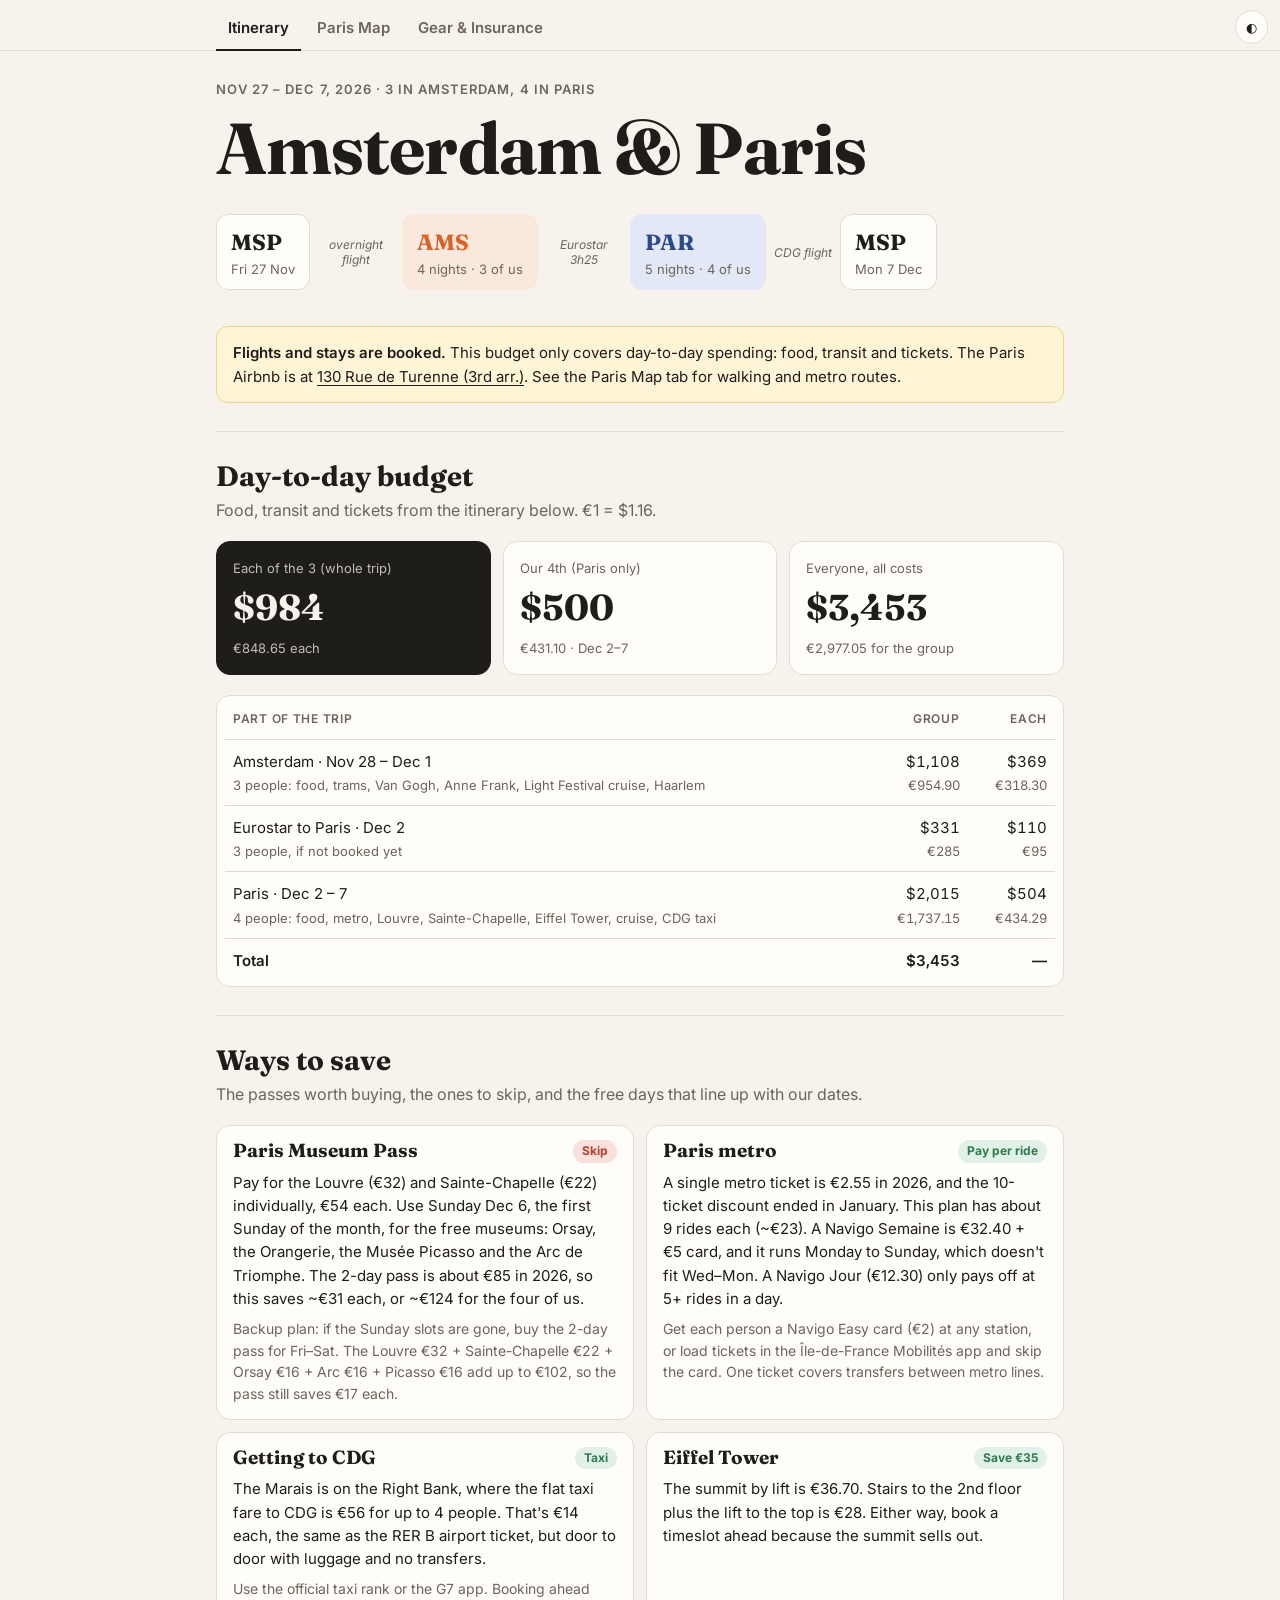
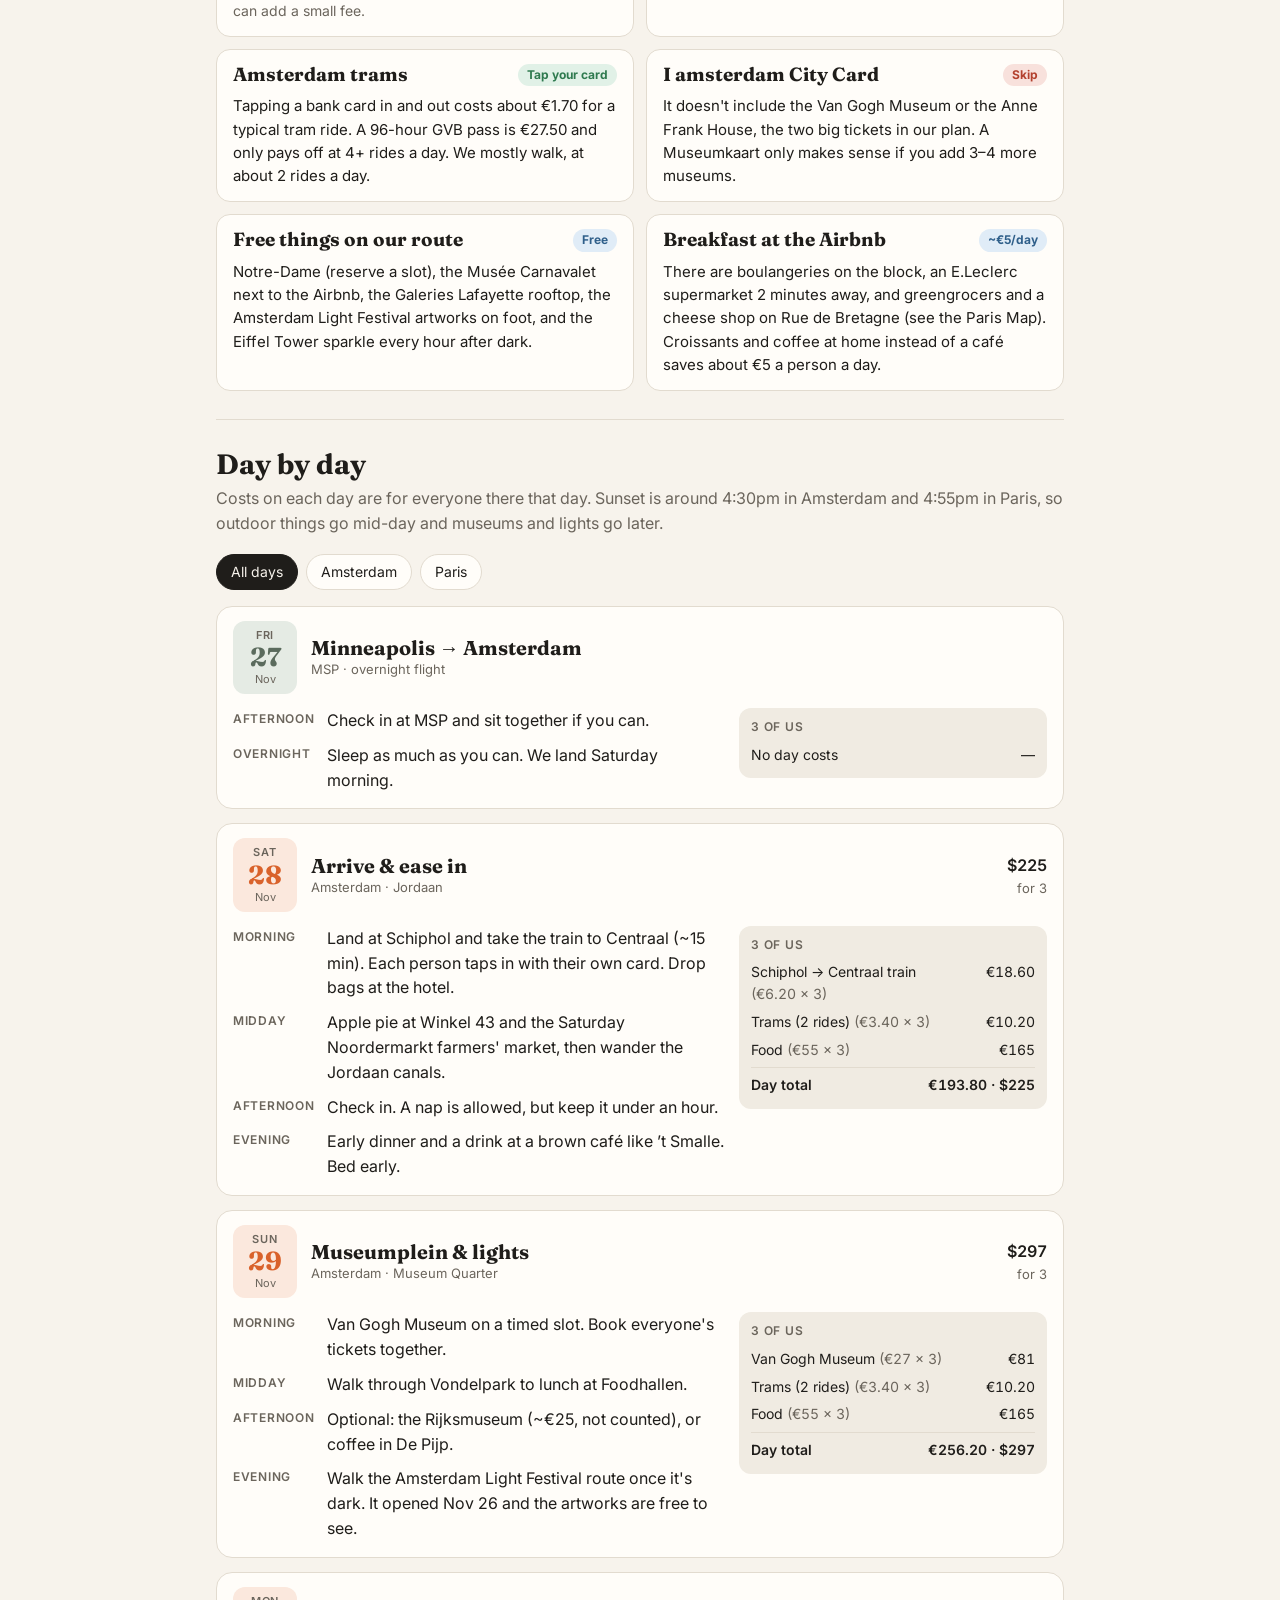
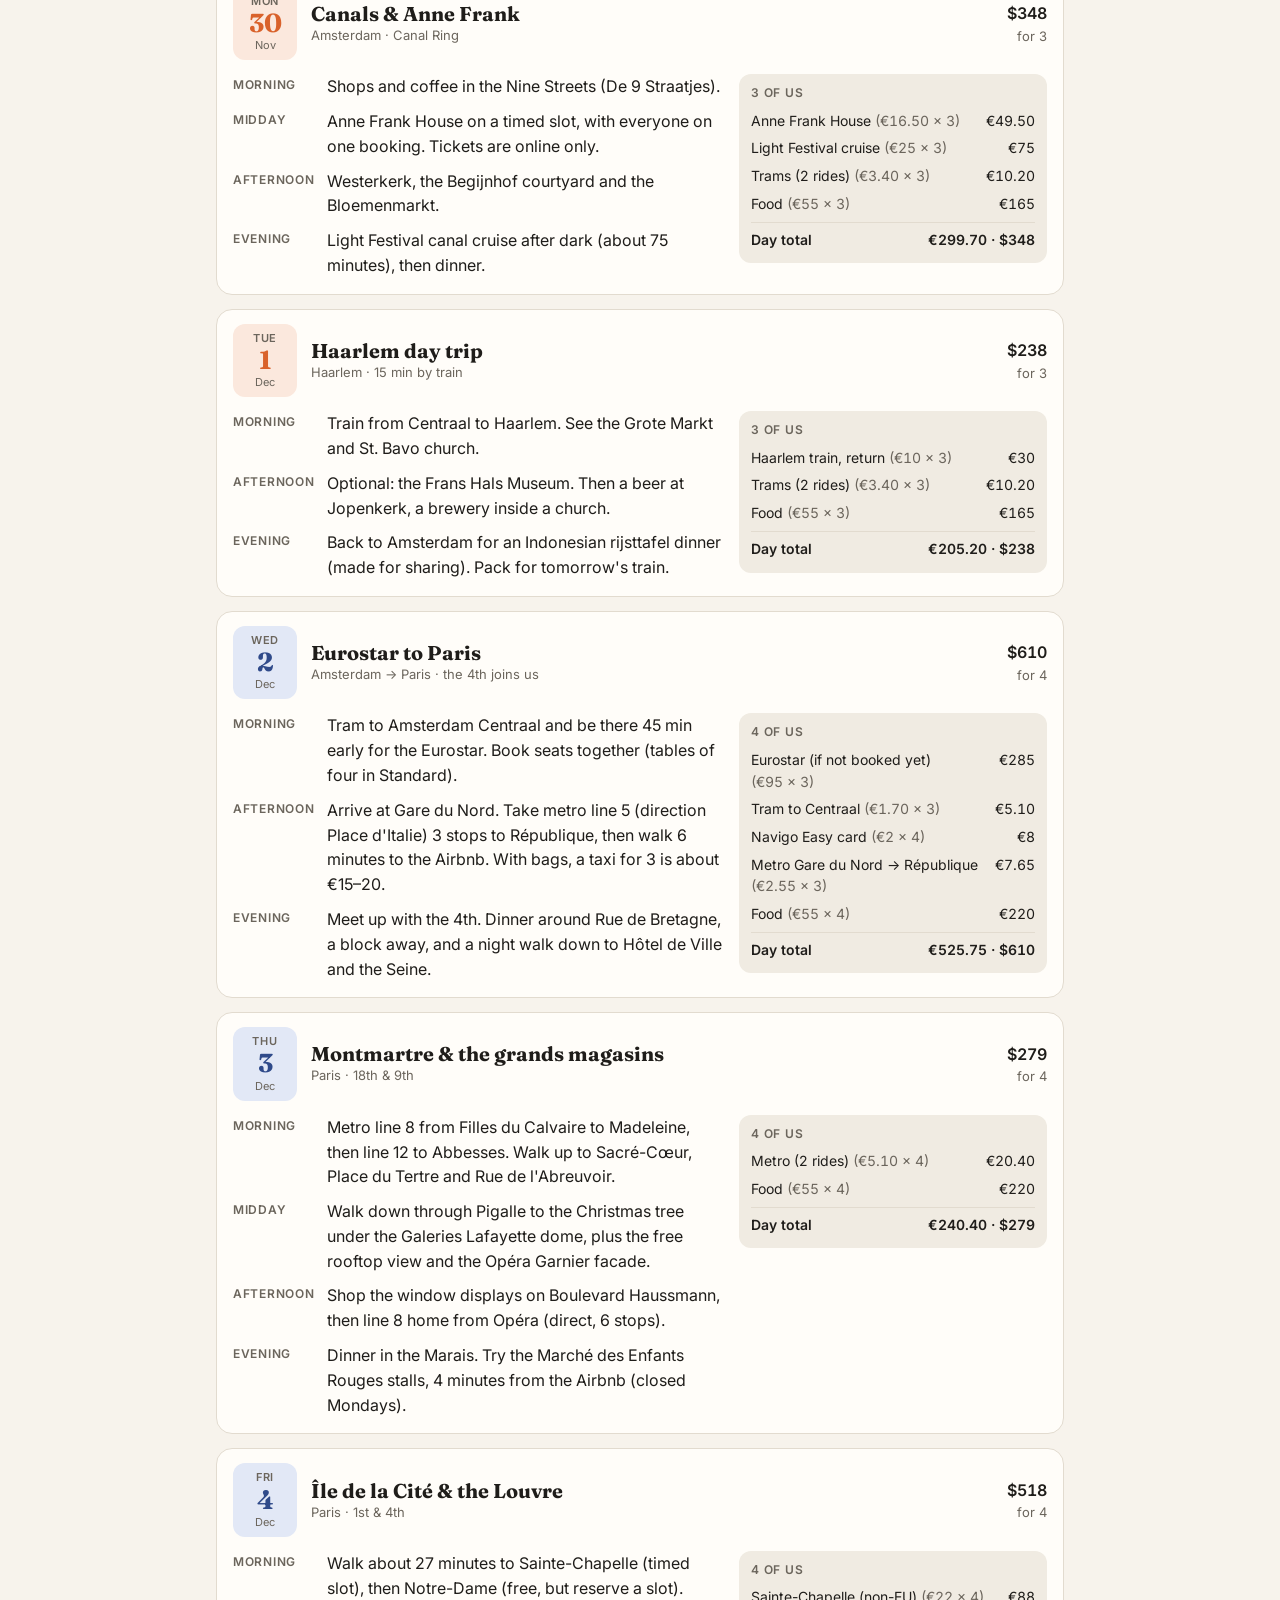
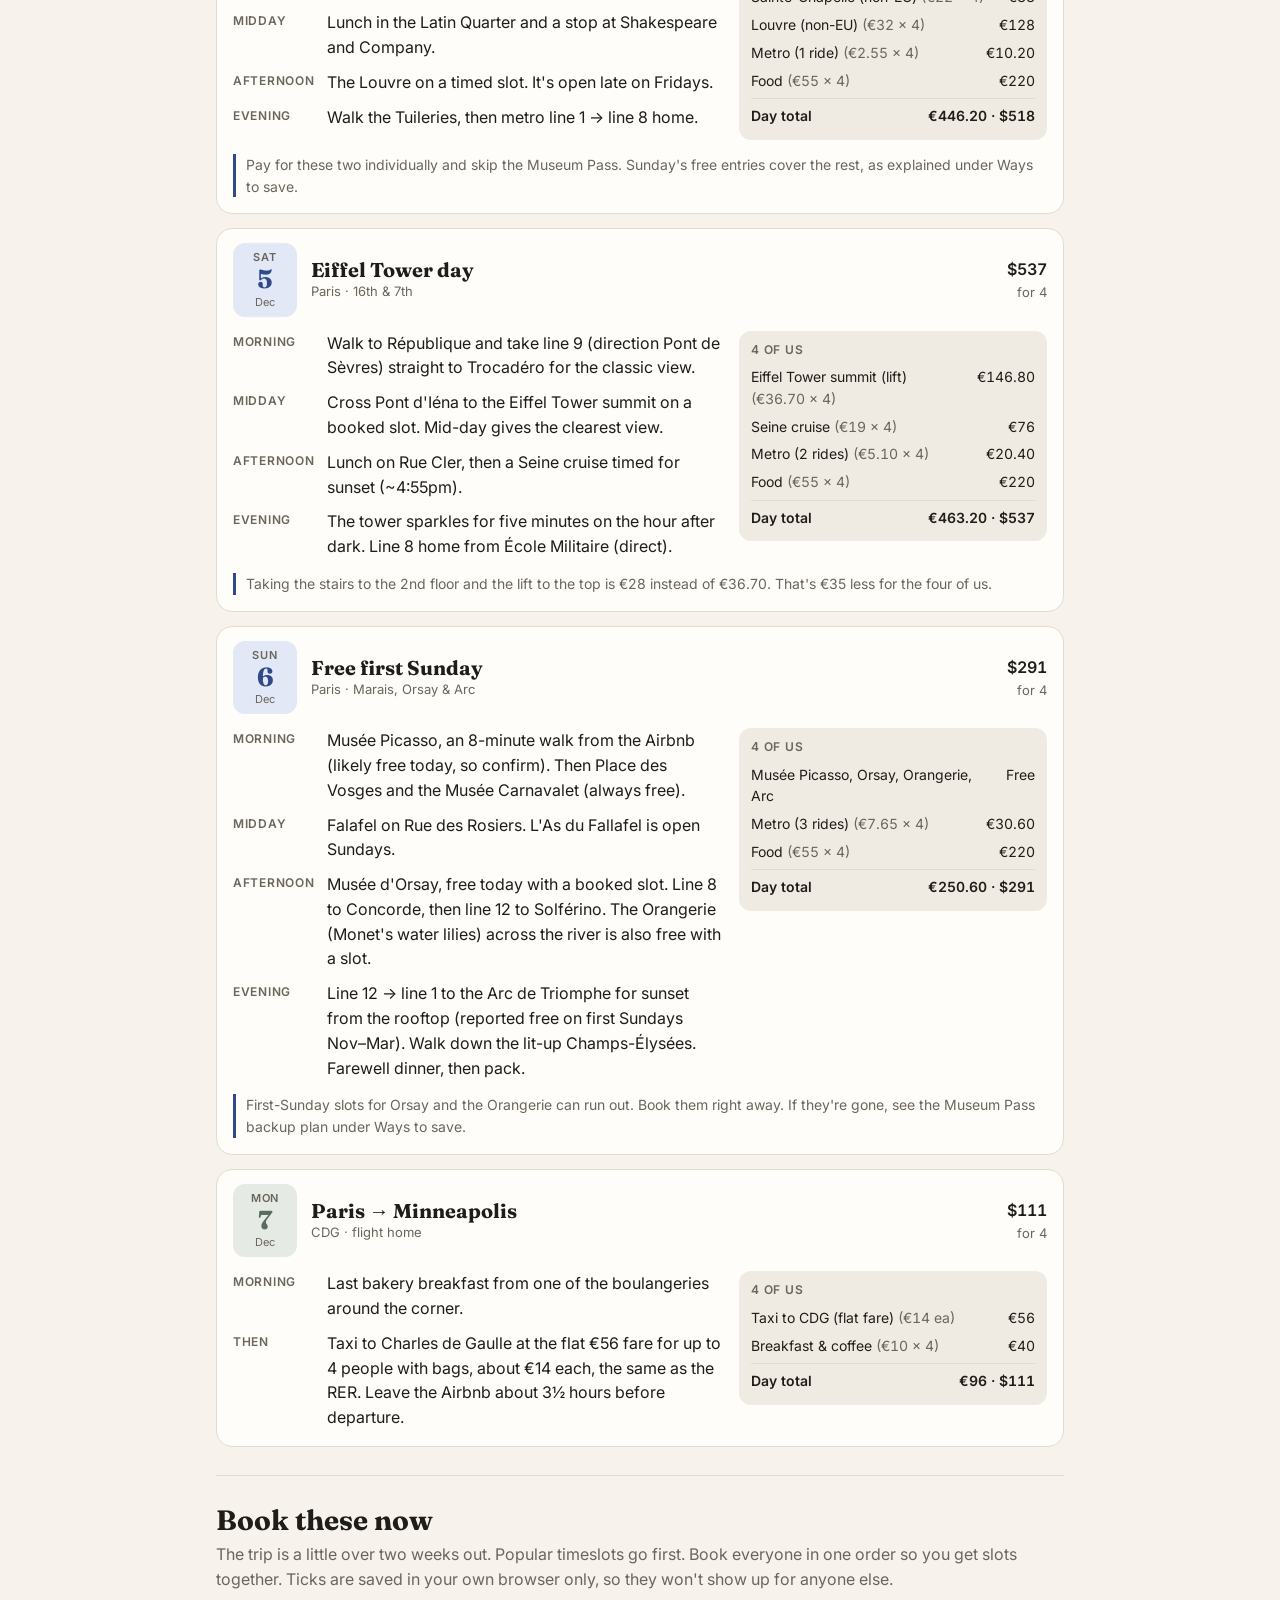
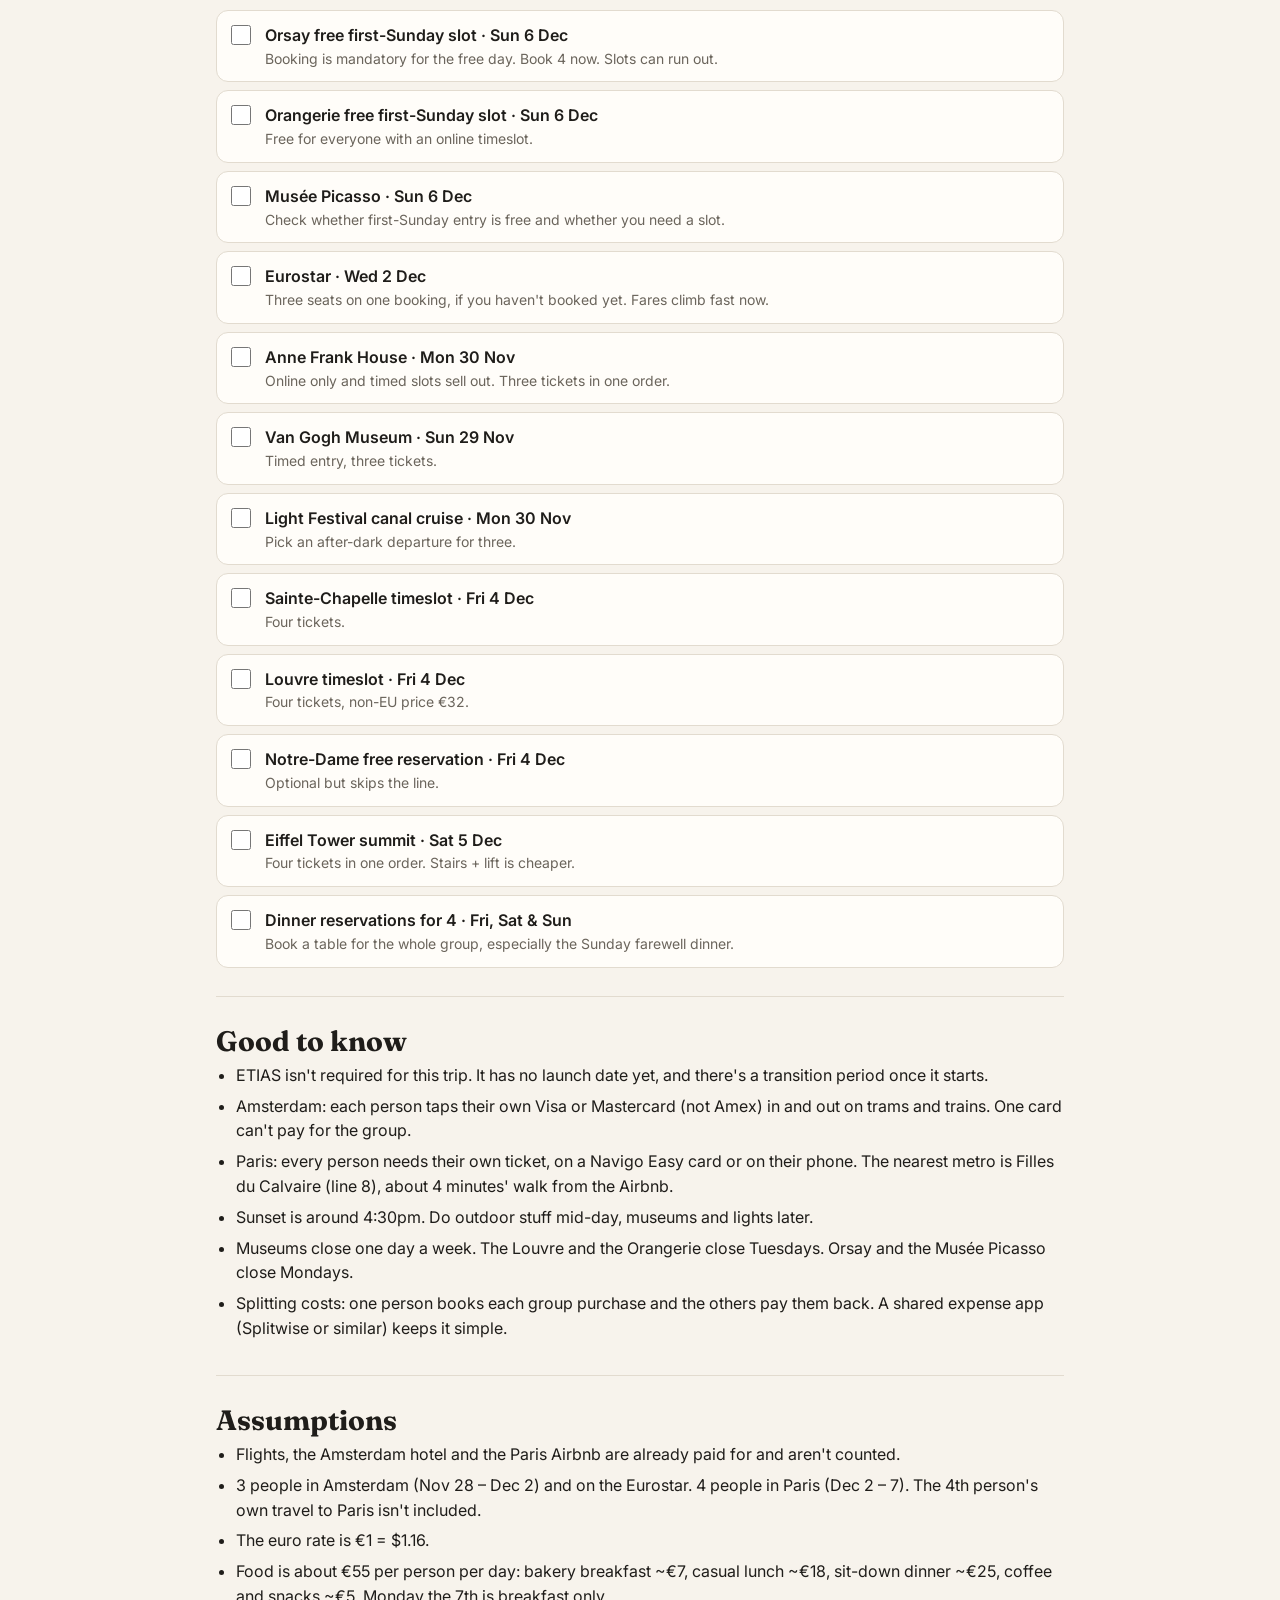
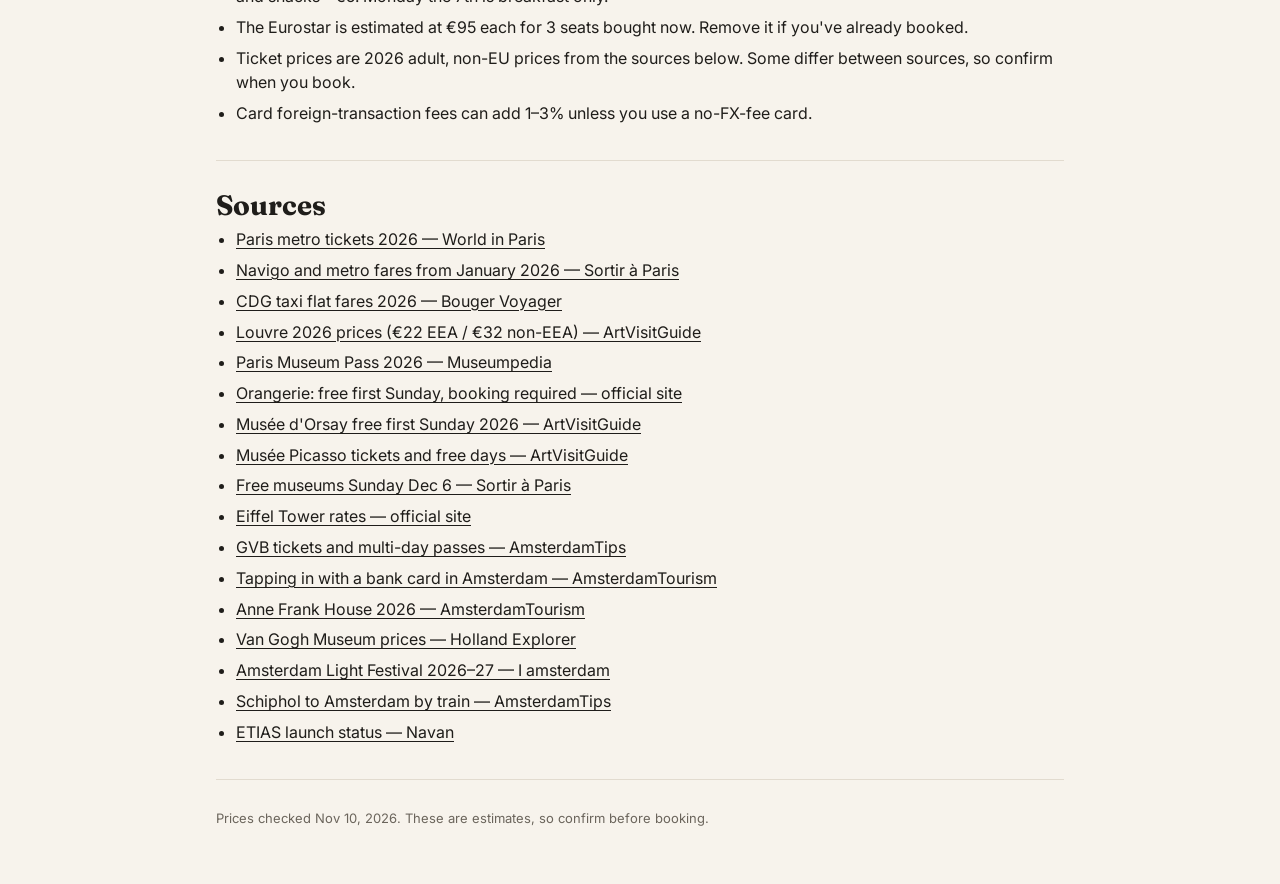
<file: site/index.html>
<!doctype html>
<html lang="en">
<head>
<meta charset="utf-8">
<meta name="viewport" content="width=device-width, initial-scale=1">
<title>Amsterdam &amp; Paris</title>
<meta name="description" content="Nov 27 – Dec 7, 2026 · day-by-day itinerary, daily costs and ways to save">
<link rel="icon" href="data:image/svg+xml,<svg xmlns='http://www.w3.org/2000/svg' viewBox='0 0 100 100'><text y='.9em' font-size='90'>✈</text></svg>">
<link rel="preconnect" href="https://fonts.googleapis.com">
<link rel="preconnect" href="https://fonts.gstatic.com" crossorigin>
<link href="https://fonts.googleapis.com/css2?family=Fraunces:opsz,wght@9..144,500;9..144,700&family=Inter:wght@400;500;600&display=swap" rel="stylesheet">
<link rel="stylesheet" href="styles.css">
</head>
<body>
<button class="theme-btn" id="themeBtn" type="button" aria-label="Toggle dark mode">◐</button>

<nav class="pagetabs" aria-label="Pages">
  <div class="wrap">
    <a href="./" aria-current="page">Itinerary</a>
    <a href="map.html">Paris Map</a>
    <a href="gear.html">Gear &amp; Insurance</a>
  </div>
</nav>

<div class="wrap">
  <header class="hero">
    <div class="eyebrow">Nov 27 – Dec 7, 2026 · 3 in Amsterdam, 4 in Paris</div>
    <h1>Amsterdam &amp; Paris</h1>
    <div class="route" aria-label="Route">
      <div class="stop"><b>MSP</b><span>Fri 27 Nov</span></div>
      <div class="leg">overnight flight</div>
      <div class="stop ams"><b>AMS</b><span>4 nights · 3 of us</span></div>
      <div class="leg">Eurostar 3h25</div>
      <div class="stop par"><b>PAR</b><span>5 nights · 4 of us</span></div>
      <div class="leg">CDG flight</div>
      <div class="stop"><b>MSP</b><span>Mon 7 Dec</span></div>
    </div>
  </header>

  <div class="banner">
    <strong>Flights and stays are booked.</strong> This budget only covers day-to-day spending: food, transit and tickets. The Paris Airbnb is at <a href="map.html">130 Rue de Turenne (3rd arr.)</a>. See the Paris Map tab for walking and metro routes.
  </div>

  <section id="budget">
    <h2>Day-to-day budget</h2>
    <p class="lede">Food, transit and tickets from the itinerary below. €1 = $<span id="fx"></span>.</p>
    <div class="totals">
      <div class="tile primary"><div class="label">Each of the 3 (whole trip)</div><div class="value num" id="tFull"></div><div class="sub" id="tFullEur"></div></div>
      <div class="tile"><div class="label">Our 4th (Paris only)</div><div class="value num" id="tParis"></div><div class="sub" id="tParisEur"></div></div>
      <div class="tile"><div class="label">Everyone, all costs</div><div class="value num" id="tAll"></div><div class="sub" id="tAllEur"></div></div>
    </div>
    <div class="table-card">
      <table>
        <thead><tr><th>Part of the trip</th><th class="r">Group</th><th class="r">Each</th></tr></thead>
        <tbody id="budgetRows"></tbody>
      </table>
    </div>
  </section>

  <section id="save">
    <h2>Ways to save</h2>
    <p class="lede">The passes worth buying, the ones to skip, and the free days that line up with our dates.</p>
    <div class="save-grid" id="saveList"></div>
  </section>

  <section id="days">
    <h2>Day by day</h2>
    <p class="lede">Costs on each day are for everyone there that day. Sunset is around 4:30pm in Amsterdam and 4:55pm in Paris, so outdoor things go mid-day and museums and lights go later.</p>
    <div class="filters" role="group" aria-label="Filter days">
      <button type="button" data-f="all" aria-pressed="true">All days</button>
      <button type="button" data-f="ams" aria-pressed="false">Amsterdam</button>
      <button type="button" data-f="par" aria-pressed="false">Paris</button>
    </div>
    <div class="days" id="dayList"></div>
  </section>

  <section id="book">
    <h2>Book these now</h2>
    <p class="lede">The trip is a little over two weeks out. Popular timeslots go first. Book everyone in one order so you get slots together. Ticks are saved in your own browser only, so they won't show up for anyone else.</p>
    <ul class="checklist" id="checklist"></ul>
  </section>

  <section id="know">
    <h2>Good to know</h2>
    <ul class="plain">
      <li>ETIAS isn't required for this trip. It has no launch date yet, and there's a transition period once it starts.</li>
      <li>Amsterdam: each person taps their own Visa or Mastercard (not Amex) in and out on trams and trains. One card can't pay for the group.</li>
      <li>Paris: every person needs their own ticket, on a Navigo Easy card or on their phone. The nearest metro is Filles du Calvaire (line 8), about 4 minutes' walk from the Airbnb.</li>
      <li>Sunset is around 4:30pm. Do outdoor stuff mid-day, museums and lights later.</li>
      <li>Museums close one day a week. The Louvre and the Orangerie close Tuesdays. Orsay and the Musée Picasso close Mondays.</li>
      <li>Splitting costs: one person books each group purchase and the others pay them back. A shared expense app (Splitwise or similar) keeps it simple.</li>
    </ul>
  </section>

  <section id="assumptions">
    <h2>Assumptions</h2>
    <ul class="plain">
      <li>Flights, the Amsterdam hotel and the Paris Airbnb are already paid for and aren't counted.</li>
      <li>3 people in Amsterdam (Nov 28 – Dec 2) and on the Eurostar. 4 people in Paris (Dec 2 – 7). The 4th person's own travel to Paris isn't included.</li>
      <li>The euro rate is €1 = $1.16.</li>
      <li>Food is about €55 per person per day: bakery breakfast ~€7, casual lunch ~€18, sit-down dinner ~€25, coffee and snacks ~€5. Monday the 7th is breakfast only.</li>
      <li>The Eurostar is estimated at €95 each for 3 seats bought now. Remove it if you've already booked.</li>
      <li>Ticket prices are 2026 adult, non-EU prices from the sources below. Some differ between sources, so confirm when you book.</li>
      <li>Card foreign-transaction fees can add 1–3% unless you use a no-FX-fee card.</li>
    </ul>
  </section>

  <section id="sources">
    <h2>Sources</h2>
    <ul class="plain">
      <li><a href="https://worldinparis.com/paris-metro-tickets">Paris metro tickets 2026 — World in Paris</a></li>
      <li><a href="https://www.sortiraparis.com/en/news/in-paris/articles/337462-navigo-pass-and-metro-train-tickets-new-fares-expected-in-january-2026">Navigo and metro fares from January 2026 — Sortir à Paris</a></li>
      <li><a href="https://www.bouger-voyager.com/taxi-aeroport-cdg-en-2026-le-vrai-prix-forfait-reservation-attente-et-comment-payer-moins/">CDG taxi flat fares 2026 — Bouger Voyager</a></li>
      <li><a href="https://www.artvisitguide.com/louvre-museum-tickets-guide/">Louvre 2026 prices (€22 EEA / €32 non-EEA) — ArtVisitGuide</a></li>
      <li><a href="https://museumpedia.org/museums-by-city/paris-museum-pass/">Paris Museum Pass 2026 — Museumpedia</a></li>
      <li><a href="https://www.musee-orangerie.fr/en/whats-on/tours-and-workshops/1st-sunday-month-free-all-online-time-slot-booking-mandatory">Orangerie: free first Sunday, booking required — official site</a></li>
      <li><a href="https://www.artvisitguide.com/musee-orsay-free-admission-2026/">Musée d'Orsay free first Sunday 2026 — ArtVisitGuide</a></li>
      <li><a href="https://www.artvisitguide.com/musee-picasso-paris-tickets-guide/">Musée Picasso tickets and free days — ArtVisitGuide</a></li>
      <li><a href="https://www.sortiraparis.com/en/what-to-visit-in-paris/exhibit-museum/guides/64415-free-museums-and-monuments-places-to-visit-this-sunday-december-6-in-paris-and-ile-de-france">Free museums Sunday Dec 6 — Sortir à Paris</a></li>
      <li><a href="https://www.toureiffel.paris/en/rates-opening-times">Eiffel Tower rates — official site</a></li>
      <li><a href="https://www.amsterdamtips.com/gvb-tickets-amsterdam">GVB tickets and multi-day passes — AmsterdamTips</a></li>
      <li><a href="https://www.amsterdamtourism.org/getting-around-amsterdam/">Tapping in with a bank card in Amsterdam — AmsterdamTourism</a></li>
      <li><a href="https://www.amsterdamtourism.org/things-to-do-in-amsterdam/anne-frank-house-visitor-guide/">Anne Frank House 2026 — AmsterdamTourism</a></li>
      <li><a href="https://holland-explorer.com/van-gogh-museum/">Van Gogh Museum prices — Holland Explorer</a></li>
      <li><a href="https://www.iamsterdam.com/uit/agenda/attracties-en-bezienswaardigheden/rondvaarten/amsterdam-light-festival-stromma">Amsterdam Light Festival 2026–27 — I amsterdam</a></li>
      <li><a href="https://www.amsterdamtips.com/schiphol-airport-to-amsterdam">Schiphol to Amsterdam by train — AmsterdamTips</a></li>
      <li><a href="https://navan.com/blog/when-does-etias-go-into-effect">ETIAS launch status — Navan</a></li>
    </ul>
  </section>

  <footer>
    Prices checked Nov 10, 2026. These are estimates, so confirm before booking.
  </footer>
</div>

<script>
/* ---------- Trip data: edit numbers here ---------- */
const FX = 1.16;   // USD per EUR
const FOOD = 55;   // per person per day
const METRO = 2.55, TRAM = 1.70;

// Each day sets `n` (people there). A cost's eur is PER PERSON for n people,
// unless it sets its own n, or group:true (one price split by everyone that day).
const DAYS = [
  { date: "2026-11-27", city: "home", n: 3, title: "Minneapolis → Amsterdam", where: "MSP · overnight flight",
    plan: [
      ["Afternoon", "Check in at MSP and sit together if you can."],
      ["Overnight", "Sleep as much as you can. We land Saturday morning."],
    ],
    costs: [] },

  { date: "2026-11-28", city: "ams", n: 3, title: "Arrive & ease in", where: "Amsterdam · Jordaan",
    plan: [
      ["Morning", "Land at Schiphol and take the train to Centraal (~15 min). Each person taps in with their own card. Drop bags at the hotel."],
      ["Midday", "Apple pie at Winkel 43 and the Saturday Noordermarkt farmers' market, then wander the Jordaan canals."],
      ["Afternoon", "Check in. A nap is allowed, but keep it under an hour."],
      ["Evening", "Early dinner and a drink at a brown café like ’t Smalle. Bed early."],
    ],
    costs: [{ label: "Schiphol → Centraal train", eur: 6.2 }, { label: "Trams (2 rides)", eur: TRAM * 2 }, { label: "Food", eur: FOOD }] },

  { date: "2026-11-29", city: "ams", n: 3, title: "Museumplein & lights", where: "Amsterdam · Museum Quarter",
    plan: [
      ["Morning", "Van Gogh Museum on a timed slot. Book everyone's tickets together."],
      ["Midday", "Walk through Vondelpark to lunch at Foodhallen."],
      ["Afternoon", "Optional: the Rijksmuseum (~€25, not counted), or coffee in De Pijp."],
      ["Evening", "Walk the Amsterdam Light Festival route once it's dark. It opened Nov 26 and the artworks are free to see."],
    ],
    costs: [{ label: "Van Gogh Museum", eur: 27 }, { label: "Trams (2 rides)", eur: TRAM * 2 }, { label: "Food", eur: FOOD }] },

  { date: "2026-11-30", city: "ams", n: 3, title: "Canals & Anne Frank", where: "Amsterdam · Canal Ring",
    plan: [
      ["Morning", "Shops and coffee in the Nine Streets (De 9 Straatjes)."],
      ["Midday", "Anne Frank House on a timed slot, with everyone on one booking. Tickets are online only."],
      ["Afternoon", "Westerkerk, the Begijnhof courtyard and the Bloemenmarkt."],
      ["Evening", "Light Festival canal cruise after dark (about 75 minutes), then dinner."],
    ],
    costs: [{ label: "Anne Frank House", eur: 16.5 }, { label: "Light Festival cruise", eur: 25 }, { label: "Trams (2 rides)", eur: TRAM * 2 }, { label: "Food", eur: FOOD }] },

  { date: "2026-12-01", city: "ams", n: 3, title: "Haarlem day trip", where: "Haarlem · 15 min by train",
    plan: [
      ["Morning", "Train from Centraal to Haarlem. See the Grote Markt and St. Bavo church."],
      ["Afternoon", "Optional: the Frans Hals Museum. Then a beer at Jopenkerk, a brewery inside a church."],
      ["Evening", "Back to Amsterdam for an Indonesian rijsttafel dinner (made for sharing). Pack for tomorrow's train."],
    ],
    costs: [{ label: "Haarlem train, return", eur: 10 }, { label: "Trams (2 rides)", eur: TRAM * 2 }, { label: "Food", eur: FOOD }] },

  { date: "2026-12-02", city: "par", n: 4, title: "Eurostar to Paris", where: "Amsterdam → Paris · the 4th joins us",
    plan: [
      ["Morning", "Tram to Amsterdam Centraal and be there 45 min early for the Eurostar. Book seats together (tables of four in Standard)."],
      ["Afternoon", "Arrive at Gare du Nord. Take metro line 5 (direction Place d'Italie) 3 stops to République, then walk 6 minutes to the Airbnb. With bags, a taxi for 3 is about €15–20."],
      ["Evening", "Meet up with the 4th. Dinner around Rue de Bretagne, a block away, and a night walk down to Hôtel de Ville and the Seine."],
    ],
    costs: [
      { label: "Eurostar (if not booked yet)", eur: 95, n: 3 },
      { label: "Tram to Centraal", eur: TRAM, n: 3 },
      { label: "Navigo Easy card", eur: 2 },
      { label: "Metro Gare du Nord → République", eur: METRO, n: 3 },
      { label: "Food", eur: FOOD },
    ] },

  { date: "2026-12-03", city: "par", n: 4, title: "Montmartre & the grands magasins", where: "Paris · 18th & 9th",
    plan: [
      ["Morning", "Metro line 8 from Filles du Calvaire to Madeleine, then line 12 to Abbesses. Walk up to Sacré-Cœur, Place du Tertre and Rue de l'Abreuvoir."],
      ["Midday", "Walk down through Pigalle to the Christmas tree under the Galeries Lafayette dome, plus the free rooftop view and the Opéra Garnier facade."],
      ["Afternoon", "Shop the window displays on Boulevard Haussmann, then line 8 home from Opéra (direct, 6 stops)."],
      ["Evening", "Dinner in the Marais. Try the Marché des Enfants Rouges stalls, 4 minutes from the Airbnb (closed Mondays)."],
    ],
    costs: [{ label: "Metro (2 rides)", eur: METRO * 2 }, { label: "Food", eur: FOOD }] },

  { date: "2026-12-04", city: "par", n: 4, title: "Île de la Cité & the Louvre", where: "Paris · 1st & 4th",
    plan: [
      ["Morning", "Walk about 27 minutes to Sainte-Chapelle (timed slot), then Notre-Dame (free, but reserve a slot)."],
      ["Midday", "Lunch in the Latin Quarter and a stop at Shakespeare and Company."],
      ["Afternoon", "The Louvre on a timed slot. It's open late on Fridays."],
      ["Evening", "Walk the Tuileries, then metro line 1 → line 8 home."],
    ],
    costs: [{ label: "Sainte-Chapelle (non-EU)", eur: 22 }, { label: "Louvre (non-EU)", eur: 32 }, { label: "Metro (1 ride)", eur: METRO }, { label: "Food", eur: FOOD }],
    tip: "Pay for these two individually and skip the Museum Pass. Sunday's free entries cover the rest, as explained under Ways to save." },

  { date: "2026-12-05", city: "par", n: 4, title: "Eiffel Tower day", where: "Paris · 16th & 7th",
    plan: [
      ["Morning", "Walk to République and take line 9 (direction Pont de Sèvres) straight to Trocadéro for the classic view."],
      ["Midday", "Cross Pont d'Iéna to the Eiffel Tower summit on a booked slot. Mid-day gives the clearest view."],
      ["Afternoon", "Lunch on Rue Cler, then a Seine cruise timed for sunset (~4:55pm)."],
      ["Evening", "The tower sparkles for five minutes on the hour after dark. Line 8 home from École Militaire (direct)."],
    ],
    costs: [{ label: "Eiffel Tower summit (lift)", eur: 36.7 }, { label: "Seine cruise", eur: 19 }, { label: "Metro (2 rides)", eur: METRO * 2 }, { label: "Food", eur: FOOD }],
    tip: "Taking the stairs to the 2nd floor and the lift to the top is €28 instead of €36.70. That's €35 less for the four of us." },

  { date: "2026-12-06", city: "par", n: 4, title: "Free first Sunday", where: "Paris · Marais, Orsay & Arc",
    plan: [
      ["Morning", "Musée Picasso, an 8-minute walk from the Airbnb (likely free today, so confirm). Then Place des Vosges and the Musée Carnavalet (always free)."],
      ["Midday", "Falafel on Rue des Rosiers. L'As du Fallafel is open Sundays."],
      ["Afternoon", "Musée d'Orsay, free today with a booked slot. Line 8 to Concorde, then line 12 to Solférino. The Orangerie (Monet's water lilies) across the river is also free with a slot."],
      ["Evening", "Line 12 → line 1 to the Arc de Triomphe for sunset from the rooftop (reported free on first Sundays Nov–Mar). Walk down the lit-up Champs-Élysées. Farewell dinner, then pack."],
    ],
    costs: [{ label: "Musée Picasso, Orsay, Orangerie, Arc", eur: 0 }, { label: "Metro (3 rides)", eur: METRO * 3 }, { label: "Food", eur: FOOD }],
    tip: "First-Sunday slots for Orsay and the Orangerie can run out. Book them right away. If they're gone, see the Museum Pass backup plan under Ways to save." },

  { date: "2026-12-07", city: "home", n: 4, title: "Paris → Minneapolis", where: "CDG · flight home",
    plan: [
      ["Morning", "Last bakery breakfast from one of the boulangeries around the corner."],
      ["Then", "Taxi to Charles de Gaulle at the flat €56 fare for up to 4 people with bags, about €14 each, the same as the RER. Leave the Airbnb about 3½ hours before departure."],
    ],
    costs: [{ label: "Taxi to CDG (flat fare)", eur: 56, group: true }, { label: "Breakfast & coffee", eur: 10 }] },
];

const SAVE = [
  { verdict: "Skip", tone: "bad", title: "Paris Museum Pass",
    body: "Pay for the Louvre (€32) and Sainte-Chapelle (€22) individually, €54 each. Use Sunday Dec 6, the first Sunday of the month, for the free museums: Orsay, the Orangerie, the Musée Picasso and the Arc de Triomphe. The 2-day pass is about €85 in 2026, so this saves ~€31 each, or ~€124 for the four of us.",
    fallback: "Backup plan: if the Sunday slots are gone, buy the 2-day pass for Fri–Sat. The Louvre €32 + Sainte-Chapelle €22 + Orsay €16 + Arc €16 + Picasso €16 add up to €102, so the pass still saves €17 each." },
  { verdict: "Pay per ride", tone: "good", title: "Paris metro",
    body: "A single metro ticket is €2.55 in 2026, and the 10-ticket discount ended in January. This plan has about 9 rides each (~€23). A Navigo Semaine is €32.40 + €5 card, and it runs Monday to Sunday, which doesn't fit Wed–Mon. A Navigo Jour (€12.30) only pays off at 5+ rides in a day.",
    fallback: "Get each person a Navigo Easy card (€2) at any station, or load tickets in the Île-de-France Mobilités app and skip the card. One ticket covers transfers between metro lines." },
  { verdict: "Taxi", tone: "good", title: "Getting to CDG",
    body: "The Marais is on the Right Bank, where the flat taxi fare to CDG is €56 for up to 4 people. That's €14 each, the same as the RER B airport ticket, but door to door with luggage and no transfers.",
    fallback: "Use the official taxi rank or the G7 app. Booking ahead can add a small fee." },
  { verdict: "Save €35", tone: "good", title: "Eiffel Tower",
    body: "The summit by lift is €36.70. Stairs to the 2nd floor plus the lift to the top is €28. Either way, book a timeslot ahead because the summit sells out." },
  { verdict: "Tap your card", tone: "good", title: "Amsterdam trams",
    body: "Tapping a bank card in and out costs about €1.70 for a typical tram ride. A 96-hour GVB pass is €27.50 and only pays off at 4+ rides a day. We mostly walk, at about 2 rides a day." },
  { verdict: "Skip", tone: "bad", title: "I amsterdam City Card",
    body: "It doesn't include the Van Gogh Museum or the Anne Frank House, the two big tickets in our plan. A Museumkaart only makes sense if you add 3–4 more museums." },
  { verdict: "Free", tone: "info", title: "Free things on our route",
    body: "Notre-Dame (reserve a slot), the Musée Carnavalet next to the Airbnb, the Galeries Lafayette rooftop, the Amsterdam Light Festival artworks on foot, and the Eiffel Tower sparkle every hour after dark." },
  { verdict: "~€5/day", tone: "info", title: "Breakfast at the Airbnb",
    body: "There are boulangeries on the block, an E.Leclerc supermarket 2 minutes away, and greengrocers and a cheese shop on Rue de Bretagne (see the Paris Map). Croissants and coffee at home instead of a café saves about €5 a person a day." },
];

const BOOK = [
  { t: "Orsay free first-Sunday slot · Sun 6 Dec", d: "Booking is mandatory for the free day. Book 4 now. Slots can run out." },
  { t: "Orangerie free first-Sunday slot · Sun 6 Dec", d: "Free for everyone with an online timeslot." },
  { t: "Musée Picasso · Sun 6 Dec", d: "Check whether first-Sunday entry is free and whether you need a slot." },
  { t: "Eurostar · Wed 2 Dec", d: "Three seats on one booking, if you haven't booked yet. Fares climb fast now." },
  { t: "Anne Frank House · Mon 30 Nov", d: "Online only and timed slots sell out. Three tickets in one order." },
  { t: "Van Gogh Museum · Sun 29 Nov", d: "Timed entry, three tickets." },
  { t: "Light Festival canal cruise · Mon 30 Nov", d: "Pick an after-dark departure for three." },
  { t: "Sainte-Chapelle timeslot · Fri 4 Dec", d: "Four tickets." },
  { t: "Louvre timeslot · Fri 4 Dec", d: "Four tickets, non-EU price €32." },
  { t: "Notre-Dame free reservation · Fri 4 Dec", d: "Optional but skips the line." },
  { t: "Eiffel Tower summit · Sat 5 Dec", d: "Four tickets in one order. Stairs + lift is cheaper." },
  { t: "Dinner reservations for 4 · Fri, Sat & Sun", d: "Book a table for the whole group, especially the Sunday farewell dinner." },
];

/* ---------- Rendering ---------- */
const usd = n => "$" + Math.round(n).toLocaleString("en-US");
const eur = n => {
  const r = Math.round(n * 100) / 100;
  return "€" + r.toLocaleString("en-US", { minimumFractionDigits: Number.isInteger(r) ? 0 : 2, maximumFractionDigits: 2 });
};
document.getElementById("fx").textContent = FX.toFixed(2);

// Normalise each cost into people count, group total and per-person share.
const lines = DAYS.flatMap(d => d.costs.map(c => {
  const n = c.n || d.n;
  const total = c.group ? c.eur : c.eur * n;
  return { ...c, day: d, n, total, each: total / n };
}));
const sum = (arr, f) => arr.reduce((s, x) => s + f(x), 0);

// The three who do the whole trip pay every line; the 4th only pays lines that include four people.
const fullEach = sum(lines, l => l.each);
const parisEach = sum(lines.filter(l => l.n === 4), l => l.each);
const allTotal = sum(lines, l => l.total);
document.getElementById("tFull").textContent = usd(fullEach * FX);
document.getElementById("tFullEur").textContent = eur(fullEach) + " each";
document.getElementById("tParis").textContent = usd(parisEach * FX);
document.getElementById("tParisEur").textContent = eur(parisEach) + " · Dec 2–7";
document.getElementById("tAll").textContent = usd(allTotal * FX);
document.getElementById("tAllEur").textContent = eur(allTotal) + " for the group";

const parts = [
  { label: "Amsterdam · Nov 28 – Dec 1", note: "3 people: food, trams, Van Gogh, Anne Frank, Light Festival cruise, Haarlem",
    f: l => l.day.city === "ams" },
  { label: "Eurostar to Paris · Dec 2", note: "3 people, if not booked yet", f: l => /Eurostar/.test(l.label) },
  { label: "Paris · Dec 2 – 7", note: "4 people: food, metro, Louvre, Sainte-Chapelle, Eiffel Tower, cruise, CDG taxi",
    f: l => (l.day.city === "par" || l.day.city === "home") && !/Eurostar/.test(l.label) },
];
document.getElementById("budgetRows").innerHTML = parts.map(p => {
  const ls = lines.filter(p.f);
  const t = sum(ls, l => l.total);
  const n = Math.max(...ls.map(l => l.n));
  return `<tr><td>${p.label}<span class="note">${p.note}</span></td>
    <td class="r num">${usd(t * FX)}<span class="note">${eur(t)}</span></td>
    <td class="r num">${usd(t / n * FX)}<span class="note">${eur(t / n)}</span></td></tr>`;
}).join("") + `<tr class="total"><td>Total</td><td class="r num">${usd(allTotal * FX)}</td><td class="r num">—</td></tr>`;

document.getElementById("saveList").innerHTML = SAVE.map(s => `
  <article class="save-card">
    <div class="save-head"><h3>${s.title}</h3><span class="badge ${s.tone}">${s.verdict}</span></div>
    <p>${s.body}</p>
    ${s.fallback ? `<p class="muted">${s.fallback}</p>` : ""}
  </article>`).join("");

const cityName = { ams: "Amsterdam", par: "Paris", home: "Travel day" };
document.getElementById("dayList").innerHTML = DAYS.map(d => {
  const dt = new Date(d.date + "T12:00:00");
  const dow = dt.toLocaleDateString("en-US", { weekday: "short" });
  const mon = dt.toLocaleDateString("en-US", { month: "short" });
  const ls = lines.filter(l => l.day === d);
  const total = sum(ls, l => l.total);
  const costRows = ls.map(l => {
    const each = l.group ? ` <span class="muted">(${eur(l.each)} ea)</span>` : l.eur ? ` <span class="muted">(${eur(l.eur)} × ${l.n})</span>` : "";
    return `<div class="row"><span>${l.label}${each}</span><span>${l.total ? eur(l.total) : "Free"}</span></div>`;
  }).join("");
  const costsBox = ls.length ? `
    <div class="costs"><div class="hd">${d.n} of us</div>${costRows}
      <div class="row sum"><span>Day total</span><span>${eur(total)} · ${usd(total * FX)}</span></div></div>`
    : `<div class="costs"><div class="hd">${d.n} of us</div><div class="row"><span>No day costs</span><span>—</span></div></div>`;
  return `
  <article class="day ${d.city}" data-city="${d.city === "home" ? "" : d.city}">
    <div class="day-head with-cost">
      <div class="date"><div class="dow">${dow}</div><div class="dom">${dt.getDate()}</div><div class="mon">${mon}</div></div>
      <div class="day-title"><h3>${d.title}</h3><div class="city">${d.where}</div></div>
      <div class="day-cost">${total ? `<b class="num">${usd(total * FX)}</b>for ${d.n}` : ""}</div>
    </div>
    <div class="day-body with-cost">
      <ul class="plan">${d.plan.map(([w, t]) => `<li><span class="when">${w}</span><span>${t}</span></li>`).join("")}</ul>
      ${costsBox}
      ${d.tip ? `<div class="tip">${d.tip}</div>` : ""}
    </div>
  </article>`;
}).join("");

document.querySelectorAll(".filters button").forEach(btn => btn.addEventListener("click", () => {
  const f = btn.dataset.f;
  document.querySelectorAll(".filters button").forEach(b => b.setAttribute("aria-pressed", b === btn));
  document.querySelectorAll(".day").forEach(el => {
    el.hidden = f !== "all" && el.dataset.city !== f;
  });
}));

// Checklist ticks are per-browser.
const KEY = "ams-par-2026-book";
let ticked = {};
try { ticked = JSON.parse(localStorage.getItem(KEY)) || {}; } catch (e) { ticked = {}; }
document.getElementById("checklist").innerHTML = BOOK.map((b, i) => `
  <li><label><input type="checkbox" data-i="${i}" ${ticked[b.t] ? "checked" : ""}>
  <span><span class="t">${b.t}</span><span class="d">${b.d}</span></span></label></li>`).join("");
document.getElementById("checklist").addEventListener("change", e => {
  const b = BOOK[e.target.dataset.i];
  if (!b) return;
  ticked[b.t] = e.target.checked;
  try { localStorage.setItem(KEY, JSON.stringify(ticked)); } catch (err) {}
});
</script>
<script src="theme.js"></script>
</body>
</html>
</file>
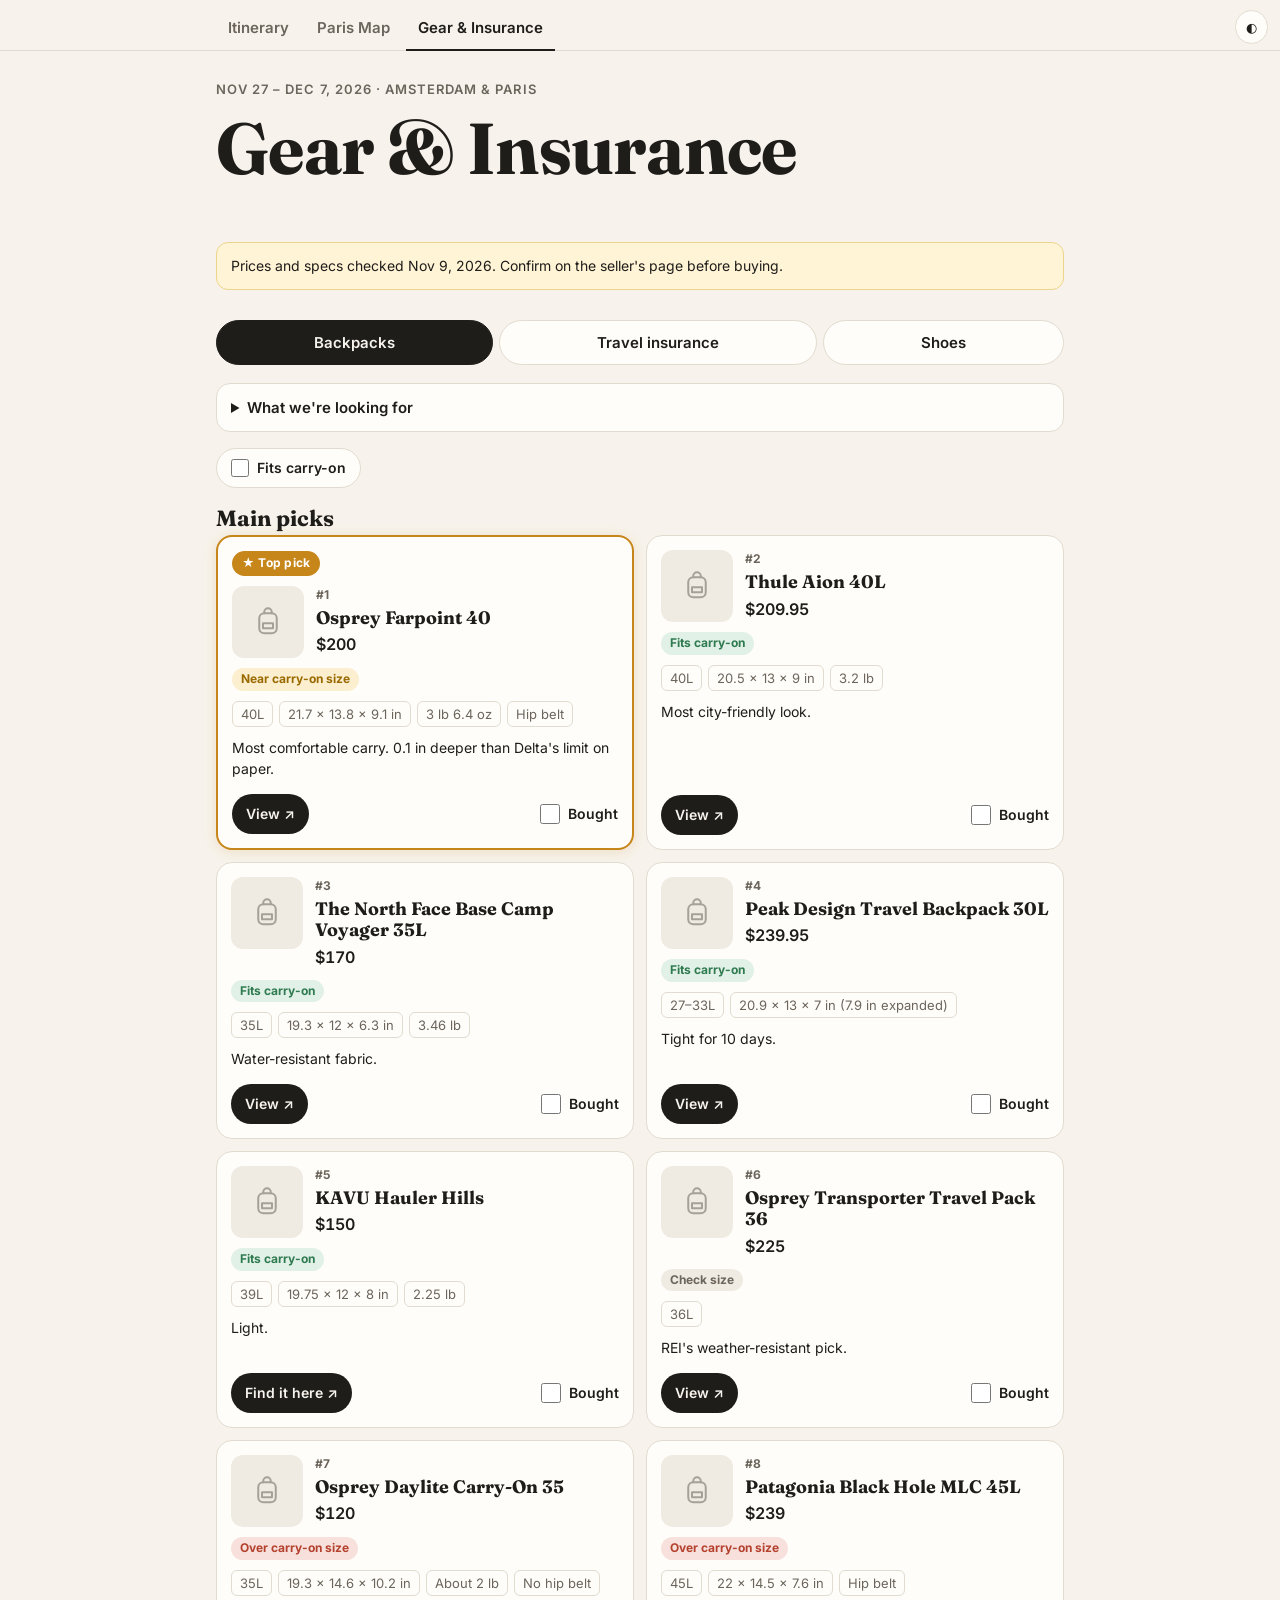
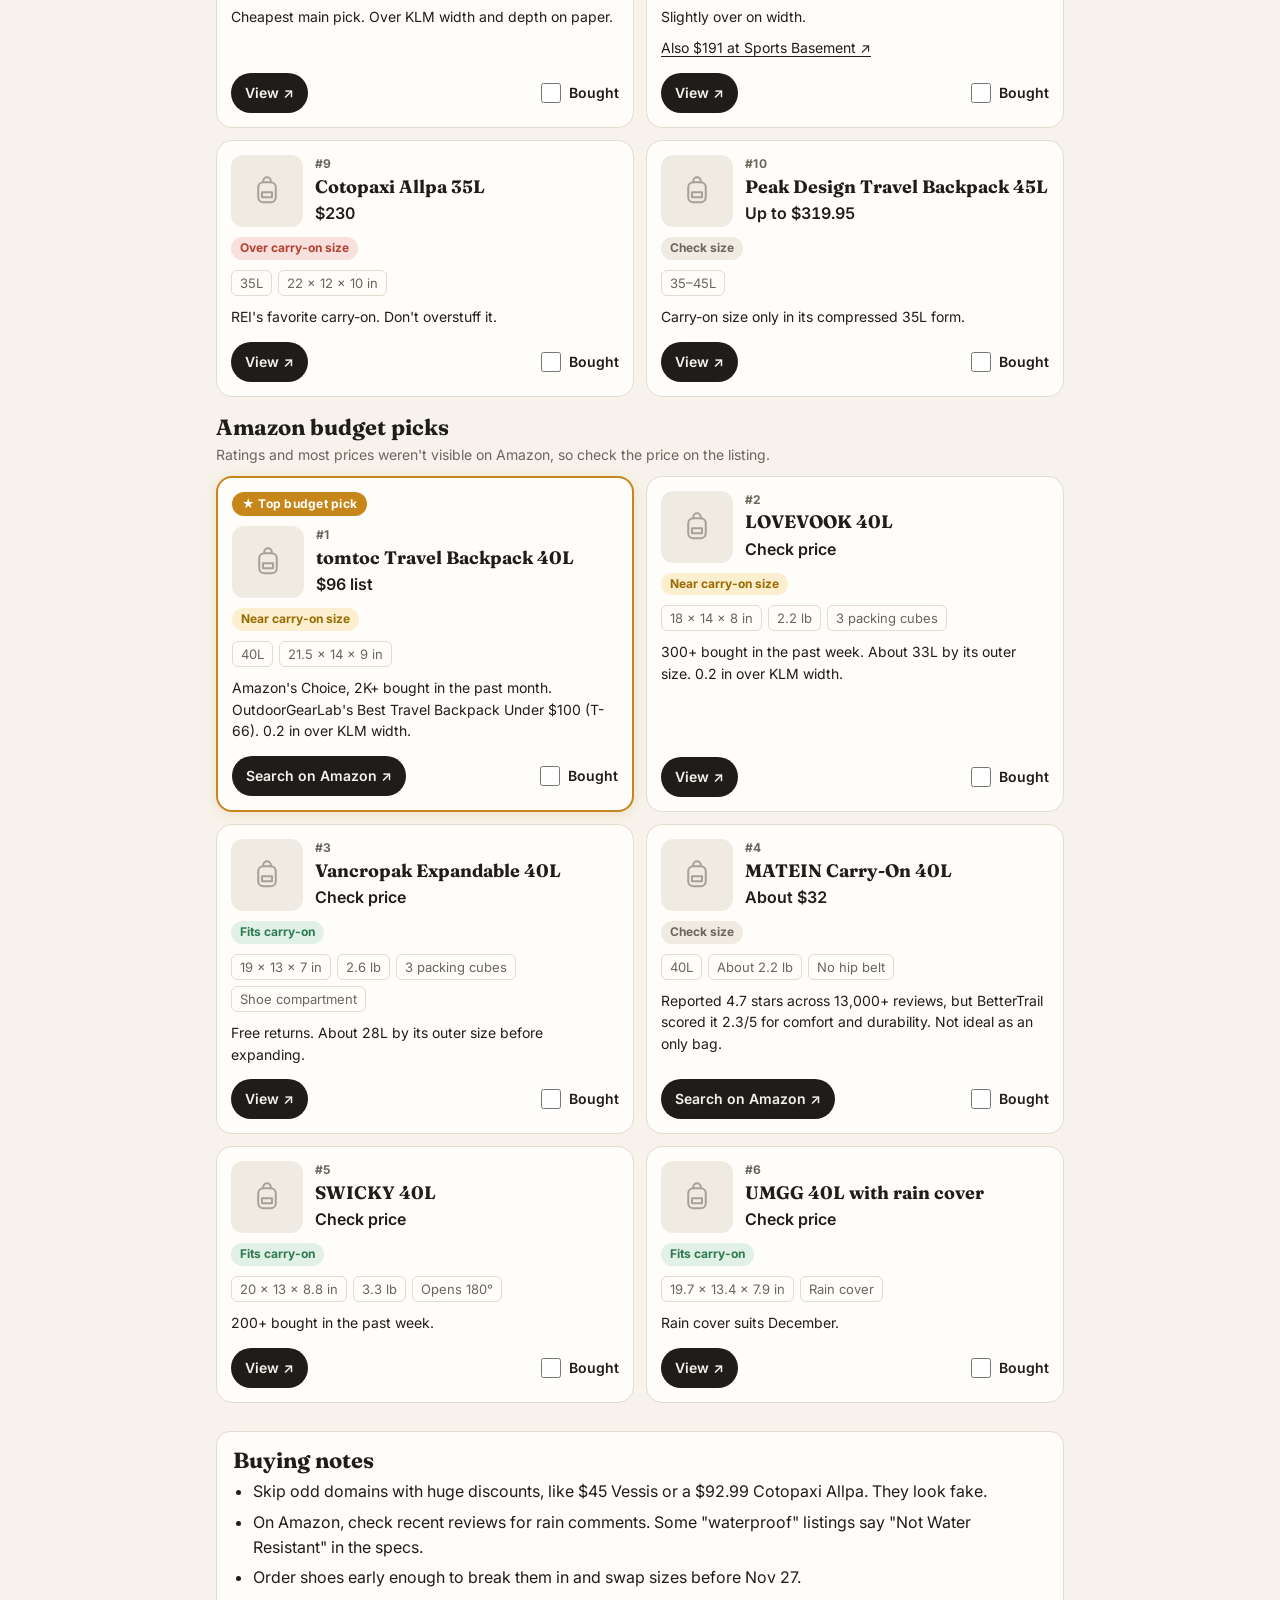
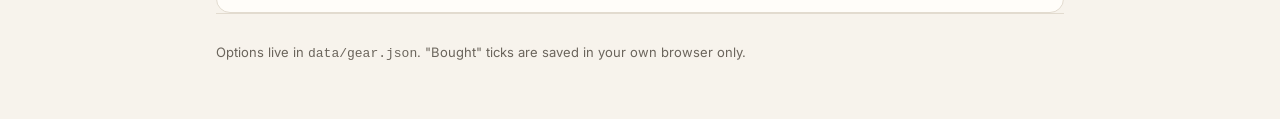
<file: site/gear.html>
<!doctype html>
<html lang="en">
<head>
<meta charset="utf-8">
<meta name="viewport" content="width=device-width, initial-scale=1">
<title>Gear &amp; Insurance</title>
<meta name="description" content="Backpacks, travel insurance and shoes for the Amsterdam & Paris trip">
<link rel="icon" href="data:image/svg+xml,<svg xmlns='http://www.w3.org/2000/svg' viewBox='0 0 100 100'><text y='.9em' font-size='90'>✈</text></svg>">
<link rel="preconnect" href="https://fonts.googleapis.com">
<link rel="preconnect" href="https://fonts.gstatic.com" crossorigin>
<link href="https://fonts.googleapis.com/css2?family=Fraunces:opsz,wght@9..144,500;9..144,700&family=Inter:wght@400;500;600&display=swap" rel="stylesheet">
<link rel="stylesheet" href="styles.css">
</head>
<body>
<button class="theme-btn" id="themeBtn" type="button" aria-label="Toggle dark mode">◐</button>

<nav class="pagetabs" aria-label="Pages">
  <div class="wrap">
    <a href="./">Itinerary</a>
    <a href="map.html">Paris Map</a>
    <a href="gear.html" aria-current="page">Gear &amp; Insurance</a>
  </div>
</nav>

<div class="wrap">
  <header class="hero">
    <div class="eyebrow">Nov 27 – Dec 7, 2026 · Amsterdam &amp; Paris</div>
    <h1>Gear &amp; Insurance</h1>
  </header>

  <p class="checked" id="checkedNote"></p>

  <div class="cattabs" role="tablist" aria-label="Categories" id="catTabs"></div>
  <div id="panel" role="tabpanel"></div>

  <div class="notes-box">
    <h2>Buying notes</h2>
    <ul class="plain" id="buyingNotes"></ul>
  </div>

  <footer>
    Options live in <code>data/gear.json</code>. "Bought" ticks are saved in your own browser only.
  </footer>
</div>

<script>
const BOUGHT_KEY = "ams-par-2026-gear-bought";

const esc = s => String(s).replace(/[&<>"']/g, c => ({ "&": "&amp;", "<": "&lt;", ">": "&gt;", '"': "&quot;", "'": "&#39;" }[c]));
const safeUrl = u => /^https:\/\//i.test(u || "") ? u : "#";
const extLink = (url, label, cls) =>
  `<a class="${cls}" href="${esc(safeUrl(url))}" target="_blank" rel="noopener noreferrer">${esc(label)}</a>`;

const ICONS = {
  backpacks: '<svg viewBox="0 0 24 24" fill="none" stroke="currentColor" stroke-width="1.6" stroke-linecap="round" stroke-linejoin="round" aria-hidden="true"><path d="M9 5V4a3 3 0 0 1 6 0v1"/><rect x="5" y="5" width="14" height="16" rx="4"/><path d="M8 13h8v4H8z"/></svg>',
  insurance: '<svg viewBox="0 0 24 24" fill="none" stroke="currentColor" stroke-width="1.6" stroke-linecap="round" stroke-linejoin="round" aria-hidden="true"><path d="M12 3l7 3v5c0 4.5-3 8.5-7 10-4-1.5-7-5.5-7-10V6z"/><path d="M9 12l2 2 4-4"/></svg>',
  shoes: '<svg viewBox="0 0 24 24" fill="none" stroke="currentColor" stroke-width="1.6" stroke-linecap="round" stroke-linejoin="round" aria-hidden="true"><path d="M3 16V9l4 1 3 3 5 1 4 1a2 2 0 0 1 2 2v1H3z"/><path d="M3 19h18"/></svg>',
};

const FIT_CLASS = { Fits: "good", Near: "amber", Over: "bad", Check: "" };
const FIT_TEXT = { Fits: "Fits carry-on", Near: "Near carry-on size", Over: "Over carry-on size", Check: "Check size" };

let bought = {};
try { bought = JSON.parse(localStorage.getItem(BOUGHT_KEY)) || {}; } catch (e) { bought = {}; }
const saveBought = () => { try { localStorage.setItem(BOUGHT_KEY, JSON.stringify(bought)); } catch (e) {} };

let DATA = null;
let current = null;
const filterOn = {};

function badgeFor(cat, item) {
  if (cat.badge === "fit" && item.fit) {
    const legend = (cat.legend || {})[item.fit] || "";
    return `<span class="badge ${FIT_CLASS[item.fit] || ""}" title="${esc(legend)}">${esc(FIT_TEXT[item.fit] || item.fit)}</span>`;
  }
  if (cat.badge === "waterproof" && typeof item.waterproof === "boolean") {
    return item.waterproof ? '<span class="badge info">Waterproof</span>' : '<span class="badge">Not waterproof</span>';
  }
  if (cat.badge === "type" && item.type) {
    return `<span class="badge ${/medical/i.test(item.type) && !/comprehensive/i.test(item.type) ? "amber" : "info"}">${esc(item.type)}</span>`;
  }
  return "";
}

function card(cat, group, item) {
  const id = `${cat.id}/${group.id}/${item.name}`;
  const isBought = !!bought[id];
  const thumb = item.image
    ? `<img src="${esc(item.image)}" alt="${esc(item.name)}" loading="lazy">`
    : `${ICONS[cat.id] || ""}`;
  const specs = (item.specs || []).length
    ? `<ul class="specs">${item.specs.map(s => `<li>${esc(s)}</li>`).join("")}</ul>` : "";
  const extra = (item.extraLinks || []).map(l => `<div class="extra">${extLink(l.url, l.label + " ↗", "")}</div>`).join("");
  const label = DATA.linkLabels[item.link.type] || "View";
  return `
  <article class="card${item.highlight ? " top" : ""}${isBought ? " bought" : ""}" data-id="${esc(id)}">
    ${item.highlight ? `<span class="ribbon">★ ${esc(item.highlight)}</span>` : ""}
    <div class="card-top">
      <div class="thumb"${item.image ? "" : ' aria-label="No photo yet"'}>${thumb}</div>
      <div>
        <div class="rank">#${esc(item.rank)}</div>
        <h4>${esc(item.name)}</h4>
        <div class="price">${cat.priceLabel ? `<small>${esc(cat.priceLabel)}</small>` : ""}${esc(item.price)}</div>
      </div>
    </div>
    <div class="badges">${badgeFor(cat, item)}</div>
    ${specs}
    <p class="note">${esc(item.note)}</p>
    ${extra}
    <div class="card-foot">
      ${extLink(item.link.url, label + " ↗", "btn-link")}
      <label class="bought-toggle"><input type="checkbox" data-bought="${esc(id)}" ${isBought ? "checked" : ""}> Bought</label>
    </div>
  </article>`;
}

function renderPanel() {
  const cat = DATA.categories.find(c => c.id === current);
  document.querySelectorAll("#catTabs button").forEach(b => b.setAttribute("aria-selected", b.dataset.cat === current));

  const f = cat.filter;
  const passes = item => !f || !filterOn[cat.id] || item[f.field] === f.value;
  const all = cat.groups.flatMap(g => g.items);
  const shown = all.filter(passes).length;

  const legend = cat.legend
    ? `<dl>${Object.entries(cat.legend).map(([k, v]) =>
        `<dt><span class="badge ${FIT_CLASS[k] || ""}">${esc(FIT_TEXT[k] || k)}</span></dt><dd>${esc(v)}</dd>`).join("")}</dl>` : "";
  const criteria = `
    <details class="criteria">
      <summary>What we're looking for</summary>
      <ul>${(cat.tips || []).map(t => `<li>${esc(t)}</li>`).join("")}</ul>
      ${legend}
    </details>`;

  const toolbar = `
    <div class="toolbar">
      ${cat.topLink ? extLink(cat.topLink.url, cat.topLink.label + " ↗", "btn-link") : ""}
      ${f ? `<label class="chip-toggle"><input type="checkbox" id="catFilter" ${filterOn[cat.id] ? "checked" : ""}> ${esc(f.label)}</label>` : ""}
      ${f && filterOn[cat.id] ? `<span class="count">${shown} of ${all.length} shown</span>` : ""}
    </div>`;

  const groups = cat.groups.map(g => {
    const items = g.items.filter(passes);
    const heading = cat.groups.length > 1 ? `<h3>${esc(g.title)}</h3>` : "";
    return `
    <div class="group">
      ${heading}
      ${g.intro ? `<p class="intro">${esc(g.intro)}</p>` : ""}
      ${items.length
        ? `<div class="cards">${items.map(it => card(cat, g, it)).join("")}</div>`
        : `<p class="empty">Nothing here matches "${esc(f.label)}".</p>`}
    </div>`;
  }).join("");

  document.getElementById("panel").innerHTML = criteria + toolbar + groups;
  document.getElementById("panel").setAttribute("aria-labelledby", "tab-" + cat.id);
  const fi = document.getElementById("catFilter");
  if (fi) fi.addEventListener("change", () => { filterOn[cat.id] = fi.checked; renderPanel(); });
}

function selectCat(id, push) {
  if (!DATA.categories.some(c => c.id === id)) id = DATA.categories[0].id;
  current = id;
  if (push) history.replaceState(null, "", "#" + id);
  renderPanel();
}

document.getElementById("panel").addEventListener("change", e => {
  const id = e.target.dataset && e.target.dataset.bought;
  if (!id) return;
  if (e.target.checked) bought[id] = true; else delete bought[id];
  saveBought();
  e.target.closest(".card").classList.toggle("bought", e.target.checked);
});

fetch("data/gear.json")
  .then(r => { if (!r.ok) throw new Error(r.status); return r.json(); })
  .then(data => {
    DATA = data;
    document.getElementById("checkedNote").textContent = data.checkedNote;
    document.getElementById("buyingNotes").innerHTML = data.buyingNotes.map(n => `<li>${esc(n)}</li>`).join("");
    const tabs = document.getElementById("catTabs");
    tabs.innerHTML = data.categories.map(c =>
      `<button type="button" role="tab" id="tab-${esc(c.id)}" data-cat="${esc(c.id)}" aria-selected="false">${esc(c.title)}</button>`).join("");
    tabs.addEventListener("click", e => {
      const b = e.target.closest("button[data-cat]");
      if (b) { selectCat(b.dataset.cat, true); }
    });
    selectCat(location.hash.slice(1), false);
  })
  .catch(() => {
    document.getElementById("panel").innerHTML = '<p class="empty">Couldn\'t load the gear list. Try refreshing the page.</p>';
  });
</script>
<script src="theme.js"></script>
</body>
</html>
</file>
<file: site/styles.css>
:root {
  --bg: #f7f3ec;
  --surface: #fffdf9;
  --surface-2: #f0ebe2;
  --text: #1f1d1a;
  --muted: #6b655c;
  --line: #e2dbcf;
  --ams: #d9622b;
  --ams-soft: #fbe8dd;
  --par: #2f4a8a;
  --par-soft: #e2e8f6;
  --home: #5b6b5d;
  --home-soft: #e5ebe4;
  --accent: #1f1d1a;
  --ok: #2f7a4f;
  --warn-bg: #fff4d6;
  --warn-line: #ecd48a;
}
@media (prefers-color-scheme: dark) {
  :root:not([data-theme="light"]) {
    --bg: #161513;
    --surface: #1f1e1b;
    --surface-2: #292723;
    --text: #f1ece3;
    --muted: #a69f93;
    --line: #36332e;
    --ams: #f08a55;
    --ams-soft: #3a261c;
    --par: #8ea8ec;
    --par-soft: #1f2840;
    --home: #a5b8a7;
    --home-soft: #232a24;
    --accent: #f1ece3;
    --ok: #6fc794;
    --warn-bg: #2f2918;
    --warn-line: #5d4f22;
  }
}
:root[data-theme="dark"] {
  --bg: #161513; --surface: #1f1e1b; --surface-2: #292723; --text: #f1ece3; --muted: #a69f93;
  --line: #36332e; --ams: #f08a55; --ams-soft: #3a261c; --par: #8ea8ec; --par-soft: #1f2840;
  --home: #a5b8a7; --home-soft: #232a24; --accent: #f1ece3; --ok: #6fc794; --warn-bg: #2f2918; --warn-line: #5d4f22;
}

* { box-sizing: border-box; }
html { -webkit-text-size-adjust: 100%; }
body {
  margin: 0;
  background: var(--bg);
  color: var(--text);
  font: 16px/1.55 Inter, system-ui, -apple-system, "Segoe UI", sans-serif;
}
a { color: inherit; text-underline-offset: 3px; }
h1, h2, h3 { font-family: Fraunces, Georgia, serif; font-weight: 700; line-height: 1.15; margin: 0; }
.wrap { max-width: 880px; margin: 0 auto; padding: 0 16px; }
.num { font-variant-numeric: tabular-nums; }
.muted { color: var(--muted); }

/* Hero */
header.hero { padding: 28px 0 28px; }
.eyebrow { font-size: 13px; letter-spacing: .08em; text-transform: uppercase; color: var(--muted); font-weight: 600; }
.hero h1 { font-size: clamp(40px, 9vw, 72px); margin: 8px 0 24px; letter-spacing: -.01em; }
.route { display: flex; align-items: stretch; gap: 0; flex-wrap: wrap; row-gap: 10px; }
.stop { display: flex; flex-direction: column; padding: 10px 14px; border-radius: 12px; background: var(--surface); border: 1px solid var(--line); min-width: 0; }
.stop b { font-family: Fraunces, Georgia, serif; font-size: 22px; }
.stop span { font-size: 13px; color: var(--muted); }
.stop.ams { background: var(--ams-soft); border-color: transparent; }
.stop.ams b { color: var(--ams); }
.stop.par { background: var(--par-soft); border-color: transparent; }
.stop.par b { color: var(--par); }
.leg { display: flex; align-items: center; padding: 0 8px; font-size: 12px; color: var(--muted); font-style: italic; text-align: center; max-width: 92px; line-height: 1.25; }

/* Banner */
.banner { margin: 8px 0 28px; padding: 14px 16px; border-radius: 12px; background: var(--warn-bg); border: 1px solid var(--warn-line); font-size: 15px; }
.banner strong { font-weight: 600; }

/* Sections */
section { padding: 28px 0; border-top: 1px solid var(--line); }
section > h2 { font-size: 28px; margin-bottom: 6px; }
section > .lede { color: var(--muted); margin: 0 0 18px; }

/* Budget */
.totals { display: grid; grid-template-columns: repeat(auto-fit, minmax(200px, 1fr)); gap: 12px; margin: 16px 0 20px; }
.tile { background: var(--surface); border: 1px solid var(--line); border-radius: 14px; padding: 16px; }
.tile .label { font-size: 13px; color: var(--muted); }
.tile .value { font-family: Fraunces, Georgia, serif; font-size: 36px; font-weight: 700; margin-top: 2px; }
.tile .sub { font-size: 13px; color: var(--muted); margin-top: 2px; }
.tile.primary { background: var(--accent); color: var(--bg); border-color: var(--accent); }
.tile.primary .label, .tile.primary .sub { color: inherit; opacity: .75; }

table { width: 100%; border-collapse: collapse; font-size: 15px; }
th, td { text-align: left; padding: 10px 8px; border-bottom: 1px solid var(--line); vertical-align: top; }
th { font-size: 12px; text-transform: uppercase; letter-spacing: .06em; color: var(--muted); font-weight: 600; }
td.r, th.r { text-align: right; white-space: nowrap; }
td .note { display: block; font-size: 13px; color: var(--muted); margin-top: 2px; }
tr.total td { font-weight: 600; border-bottom: 0; }
.table-card { background: var(--surface); border: 1px solid var(--line); border-radius: 14px; padding: 4px 8px; overflow-x: auto; }

/* Days */
.filters { display: flex; gap: 8px; flex-wrap: wrap; margin-bottom: 16px; }
.filters button { font: inherit; font-size: 14px; padding: 6px 14px; border-radius: 999px; border: 1px solid var(--line); background: var(--surface); color: var(--text); cursor: pointer; }
.filters button[aria-pressed="true"] { background: var(--accent); color: var(--bg); border-color: var(--accent); }
.days { display: grid; gap: 14px; }
.day { background: var(--surface); border: 1px solid var(--line); border-radius: 16px; overflow: hidden; }
.day-head { display: grid; grid-template-columns: 64px 1fr; gap: 14px; align-items: center; padding: 14px 16px; }
.date { text-align: center; border-radius: 12px; padding: 6px 0; background: var(--surface-2); }
.date .dow { font-size: 11px; text-transform: uppercase; letter-spacing: .08em; font-weight: 600; color: var(--muted); }
.date .dom { font-family: Fraunces, Georgia, serif; font-size: 26px; font-weight: 700; line-height: 1.05; }
.date .mon { font-size: 11px; color: var(--muted); }
.day.ams .date { background: var(--ams-soft); } .day.ams .date .dom { color: var(--ams); }
.day.par .date { background: var(--par-soft); } .day.par .date .dom { color: var(--par); }
.day.home .date { background: var(--home-soft); } .day.home .date .dom { color: var(--home); }
.day-title h3 { font-size: 20px; }
.day-title .city { font-size: 13px; color: var(--muted); }
.day-body { padding: 0 16px 16px; display: grid; gap: 14px; }
.plan { list-style: none; margin: 0; padding: 0; display: grid; gap: 10px; }
.plan li { display: grid; grid-template-columns: 84px 1fr; gap: 10px; }
.plan .when { font-size: 12px; text-transform: uppercase; letter-spacing: .06em; font-weight: 600; color: var(--muted); padding-top: 2px; }
.tip { font-size: 14px; border-left: 3px solid var(--line); padding-left: 10px; color: var(--muted); }
.day.ams .tip { border-color: var(--ams); } .day.par .tip { border-color: var(--par); }

/* Checklist */
.checklist { list-style: none; padding: 0; margin: 0; display: grid; gap: 8px; }
.checklist label { display: grid; grid-template-columns: 22px 1fr; gap: 12px; align-items: start; background: var(--surface); border: 1px solid var(--line); border-radius: 12px; padding: 12px 14px; cursor: pointer; }
.checklist input { width: 20px; height: 20px; margin: 2px 0 0; accent-color: var(--ok); }
.checklist .t { font-weight: 600; }
.checklist .d { display: block; font-size: 14px; color: var(--muted); }
.checklist input:checked + span .t { text-decoration: line-through; color: var(--muted); }

ul.plain { padding-left: 20px; margin: 0; }
ul.plain li { margin: 6px 0; }
footer { padding: 28px 0 56px; color: var(--muted); font-size: 13px; border-top: 1px solid var(--line); }
.theme-btn { position: fixed; z-index: 20; top: 10px; right: 12px; font: inherit; font-size: 13px; padding: 6px 10px; border-radius: 999px; border: 1px solid var(--line); background: var(--surface); color: var(--text); cursor: pointer; }

@media (max-width: 520px) {
  .leg { max-width: 64px; font-size: 11px; padding: 0 4px; }
  .stop { padding: 8px 10px; }
  .stop b { font-size: 18px; }
  .day-head { grid-template-columns: 56px 1fr; }
  .plan li { grid-template-columns: 1fr; gap: 0; }
  th, td { padding: 9px 6px; }
}

/* Page tabs (shared nav) */
:root { --good: #2f7a4f; --good-soft: #e1f1e7; --amber: #9a6a00; --amber-soft: #fbefcf; --bad: #b3412e; --bad-soft: #f8e1dc; --info: #2f5f8a; --info-soft: #e0ecf7; --star: #c7861a; }
@media (prefers-color-scheme: dark) {
  :root:not([data-theme="light"]) { --good: #6fc794; --good-soft: #1d3326; --amber: #e8b54a; --amber-soft: #3a2f14; --bad: #f08a75; --bad-soft: #3d221d; --info: #8ebfec; --info-soft: #1c2c3c; --star: #f0b54a; }
}
:root[data-theme="dark"] { --good: #6fc794; --good-soft: #1d3326; --amber: #e8b54a; --amber-soft: #3a2f14; --bad: #f08a75; --bad-soft: #3d221d; --info: #8ebfec; --info-soft: #1c2c3c; --star: #f0b54a; }

.pagetabs { position: sticky; top: 0; z-index: 10; background: var(--bg); border-bottom: 1px solid var(--line); }
.pagetabs .wrap { display: flex; gap: 4px; padding-top: 8px; padding-right: 56px; }
.pagetabs a { text-decoration: none; font-size: 15px; font-weight: 600; color: var(--muted); padding: 8px 12px 10px; border-bottom: 2px solid transparent; margin-bottom: -1px; white-space: nowrap; }
.pagetabs a[aria-current="page"] { color: var(--text); border-bottom-color: var(--text); }
.pagetabs a:hover { color: var(--text); }

/* Gear page */
.checked { margin: 0 0 20px; padding: 12px 14px; border-radius: 12px; background: var(--warn-bg); border: 1px solid var(--warn-line); font-size: 14px; }
.cattabs { position: sticky; top: 47px; z-index: 5; background: var(--bg); padding: 10px 0; display: flex; gap: 6px; overflow-x: auto; scrollbar-width: none; }
.cattabs::-webkit-scrollbar { display: none; }
.cattabs button { flex: 1 0 auto; font: inherit; font-size: 15px; font-weight: 600; padding: 10px 14px; border-radius: 999px; border: 1px solid var(--line); background: var(--surface); color: var(--text); cursor: pointer; white-space: nowrap; }
.cattabs button[aria-selected="true"] { background: var(--accent); color: var(--bg); border-color: var(--accent); }

.criteria { background: var(--surface); border: 1px solid var(--line); border-radius: 14px; padding: 12px 14px; margin: 8px 0 16px; font-size: 14px; }
.criteria summary { font-weight: 600; cursor: pointer; font-size: 15px; }
.criteria ul { margin: 8px 0 0; padding-left: 20px; color: var(--muted); }
.criteria li { margin: 4px 0; }
.criteria dl { margin: 10px 0 0; display: grid; grid-template-columns: auto 1fr; gap: 6px 10px; align-items: baseline; color: var(--muted); }
.criteria dd { margin: 0; }

.toolbar { display: flex; flex-wrap: wrap; gap: 10px; align-items: center; margin: 0 0 8px; }
.chip-toggle { display: inline-flex; align-items: center; gap: 8px; font-size: 14px; font-weight: 600; padding: 8px 14px; border-radius: 999px; border: 1px solid var(--line); background: var(--surface); cursor: pointer; user-select: none; }
.chip-toggle input { width: 18px; height: 18px; margin: 0; accent-color: var(--ok); }
.chip-toggle:has(input:checked) { border-color: var(--ok); background: var(--good-soft); }
.btn-link { display: inline-flex; align-items: center; gap: 6px; font-size: 14px; font-weight: 600; padding: 8px 14px; border-radius: 999px; background: var(--accent); color: var(--bg); text-decoration: none; }
.count { font-size: 13px; color: var(--muted); }

.group { margin-top: 18px; }
.group h3 { font-size: 22px; margin: 0 0 4px; }
.group .intro { font-size: 14px; color: var(--muted); margin: 0 0 10px; }
.cards { display: grid; gap: 12px; grid-template-columns: 1fr; }
@media (min-width: 680px) { .cards { grid-template-columns: 1fr 1fr; } }
.empty { font-size: 14px; color: var(--muted); padding: 12px 0; }

.card { position: relative; display: flex; flex-direction: column; gap: 10px; background: var(--surface); border: 1px solid var(--line); border-radius: 16px; padding: 14px; }
.card.top { border: 2px solid var(--star); box-shadow: 0 2px 14px color-mix(in srgb, var(--star) 18%, transparent); }
.card.bought { opacity: .62; }
.ribbon { align-self: flex-start; font-size: 12px; font-weight: 700; letter-spacing: .02em; padding: 3px 10px; border-radius: 999px; background: var(--star); color: #fff; }
.card-top { display: grid; grid-template-columns: 72px 1fr; gap: 12px; align-items: start; }
.thumb { width: 72px; height: 72px; border-radius: 12px; overflow: hidden; background: var(--surface-2); display: grid; place-items: center; color: var(--muted); }
.thumb img { width: 100%; height: 100%; object-fit: cover; display: block; }
.thumb svg { width: 30px; height: 30px; opacity: .55; }
.rank { font-size: 12px; font-weight: 700; color: var(--muted); letter-spacing: .04em; }
.card h4 { margin: 2px 0 4px; font-family: Fraunces, Georgia, serif; font-size: 18px; line-height: 1.2; }
.price { font-weight: 600; font-variant-numeric: tabular-nums; }
.price small { display: block; font-size: 11px; font-weight: 600; text-transform: uppercase; letter-spacing: .06em; color: var(--muted); }
.badges { display: flex; flex-wrap: wrap; gap: 6px; }
.badge { font-size: 12px; font-weight: 700; padding: 2px 9px; border-radius: 999px; background: var(--surface-2); color: var(--muted); white-space: nowrap; }
.badge.good { background: var(--good-soft); color: var(--good); }
.badge.amber { background: var(--amber-soft); color: var(--amber); }
.badge.bad { background: var(--bad-soft); color: var(--bad); }
.badge.info { background: var(--info-soft); color: var(--info); }
.specs { display: flex; flex-wrap: wrap; gap: 6px; margin: 0; padding: 0; list-style: none; }
.specs li { font-size: 13px; padding: 2px 8px; border-radius: 6px; border: 1px solid var(--line); color: var(--muted); }
.card .note { margin: 0; font-size: 14px; }
.card .extra { font-size: 14px; }
.card-foot { margin-top: auto; display: flex; align-items: center; justify-content: space-between; gap: 10px; padding-top: 4px; }
.card-foot .btn-link { min-height: 40px; }
.bought-toggle { display: inline-flex; align-items: center; gap: 8px; font-size: 14px; font-weight: 600; cursor: pointer; min-height: 40px; }
.bought-toggle input { width: 20px; height: 20px; margin: 0; accent-color: var(--ok); }

.notes-box { margin-top: 28px; padding: 16px; border-radius: 14px; background: var(--surface); border: 1px solid var(--line); }
.notes-box h2 { font-size: 22px; margin-bottom: 6px; }

/* Day costs (itinerary) */
.day-head.with-cost { grid-template-columns: 64px 1fr auto; }
.day-cost { text-align: right; font-size: 13px; color: var(--muted); }
.day-cost b { display: block; font-size: 16px; color: var(--text); font-weight: 600; }
.costs { background: var(--surface-2); border-radius: 12px; padding: 10px 12px; font-size: 14px; }
.costs .row { display: flex; justify-content: space-between; gap: 12px; padding: 3px 0; }
.costs .row span:last-child { white-space: nowrap; font-variant-numeric: tabular-nums; }
.costs .row.sum { border-top: 1px solid var(--line); margin-top: 4px; padding-top: 6px; font-weight: 600; }
.costs .hd { font-size: 12px; text-transform: uppercase; letter-spacing: .06em; font-weight: 600; color: var(--muted); margin-bottom: 4px; }
@media (min-width: 720px) {
  .day-body.with-cost { grid-template-columns: 1.6fr 1fr; align-items: start; }
  .day-body.with-cost .tip { grid-column: 1 / -1; }
}
@media (max-width: 520px) {
  .day-head.with-cost { grid-template-columns: 56px 1fr; }
  .day-cost { grid-column: 2; text-align: left; }
  .day-cost b { display: inline; margin-right: 6px; }
}

/* Ways to save */
.save-grid { display: grid; gap: 12px; grid-template-columns: 1fr; }
@media (min-width: 720px) { .save-grid { grid-template-columns: 1fr 1fr; } }
.save-card { background: var(--surface); border: 1px solid var(--line); border-radius: 14px; padding: 14px 16px; font-size: 15px; }
.save-card p { margin: 8px 0 0; }
.save-card p.muted { font-size: 14px; }
.save-head { display: flex; justify-content: space-between; align-items: start; gap: 10px; }
.save-head h3 { font-size: 19px; }

/* Paris map page */
.map-page footer { display: none; }
.mapapp { position: relative; display: grid; grid-template-columns: 1fr; }
#map { background: #1d2a22; }
.mpanel { min-width: 0; background: var(--bg); }
.sheet-head { padding: 12px 16px 0; }
.sheet-body { padding: 0 16px 40px; }
.grabber { display: none; }
.intro { font-size: 14px; margin: 0 0 4px; }

.home-row { width: 100%; display: flex; gap: 12px; align-items: center; text-align: left; font: inherit; color: inherit; background: var(--surface); border: 2px solid #ff6a2b; border-radius: 14px; padding: 10px 12px; margin-bottom: 10px; cursor: pointer; }
.home-dot { display: grid; place-items: center; width: 40px; height: 40px; flex: none; border-radius: 50%; background: #ff6a2b; font-size: 20px; box-shadow: 0 0 0 4px color-mix(in srgb, #ff6a2b 25%, transparent); }
.home-title { display: block; font-family: Fraunces, Georgia, serif; font-weight: 700; font-size: 19px; line-height: 1.15; }
.home-sub { display: block; font-size: 13px; color: var(--muted); }

.mtabs { display: flex; gap: 6px; padding-bottom: 12px; }
.mtabs button { flex: 1; font: inherit; font-size: 15px; font-weight: 600; padding: 10px 12px; border-radius: 999px; border: 1px solid var(--line); background: var(--surface); color: var(--text); cursor: pointer; }
.mtabs button[aria-selected="true"] { background: var(--accent); color: var(--bg); border-color: var(--accent); }

/* Phones: full-screen map with a draggable bottom sheet */
@media (max-width: 899px) {
  body.map-page { height: 100vh; height: 100dvh; overflow: hidden; }
  .mapapp { position: fixed; left: 0; right: 0; bottom: 0; top: var(--nav-h, 47px); }
  #map { position: absolute; inset: 0; }
  .mpanel { position: absolute; left: 0; right: 0; bottom: 0; height: calc(100% - 12px); z-index: 1001; display: flex; flex-direction: column;
    border-radius: 20px 20px 0 0; box-shadow: 0 -8px 28px rgba(0,0,0,.28); transition: transform .28s cubic-bezier(.2,.8,.2,1); will-change: transform; }
  .mpanel.dragging { transition: none; }
  .sheet-head { touch-action: none; cursor: grab; padding-top: 6px; flex: none; }
  .grabber { display: block; width: 42px; height: 5px; border-radius: 3px; background: var(--line); margin: 2px auto 10px; }
  .sheet-body { flex: 1; overflow-y: auto; overscroll-behavior: contain; -webkit-overflow-scrolling: touch; padding-bottom: calc(40px + env(safe-area-inset-bottom)); }
  .mpanel[data-state="peek"] .sheet-body { visibility: hidden; }
  .leaflet-top { top: 0; }
  .has-route .leaflet-top { top: calc(var(--rb-h, 100px) + 10px); }
}
/* Larger screens: side panel */
@media (min-width: 900px) {
  .mapapp { grid-template-columns: 400px 1fr; height: calc(100vh - var(--nav-h, 47px)); }
  .mpanel { order: -1; overflow-y: auto; height: calc(100vh - var(--nav-h, 47px)); border-right: 1px solid var(--line); }
  #map { height: calc(100vh - var(--nav-h, 47px)); }
  .routebar { display: none !important; }
}

/* Route summary floating over the map */
.routebar { position: absolute; top: 10px; left: 10px; right: 10px; z-index: 1000; background: var(--surface); color: var(--text); border-radius: 16px; box-shadow: 0 6px 20px rgba(0,0,0,.3); padding: 10px 12px; }
.rb-main { display: grid; grid-template-columns: 32px 1fr 32px; gap: 8px; align-items: center; }
.rb-icon { font-size: 24px; text-align: center; }
.rb-text b { display: block; font-size: 15px; line-height: 1.2; }
.rb-sub { display: block; font-size: 13px; color: var(--muted); }
.rb-x { width: 32px; height: 32px; border-radius: 50%; border: 0; background: var(--surface-2); color: var(--text); font-size: 15px; cursor: pointer; }
.rb-actions { display: flex; gap: 6px; margin-top: 8px; }
.rb-actions button { flex: 1; font: inherit; font-size: 13px; font-weight: 600; padding: 7px 8px; border-radius: 10px; border: 1px solid var(--line); background: var(--surface-2); color: var(--text); cursor: pointer; }
.rb-actions button[aria-pressed="true"] { background: #2f6fed; border-color: #2f6fed; color: #fff; }

.sgroup { font-size: 13px; font-family: Inter, system-ui, sans-serif; text-transform: uppercase; letter-spacing: .07em; color: var(--muted); margin: 18px 0 8px; }
.scard { background: var(--surface); border: 1px solid var(--line); border-radius: 14px; margin-bottom: 8px; overflow: hidden; }
.scard.on { border-color: #2f6fed; box-shadow: 0 0 0 2px color-mix(in srgb, #2f6fed 30%, transparent); }
.shead { width: 100%; display: grid; grid-template-columns: 36px 1fr auto; gap: 10px; align-items: center; text-align: left; font: inherit; color: inherit; background: none; border: 0; padding: 12px; cursor: pointer; }
.sicon { font-size: 24px; text-align: center; }
.sname { display: block; font-weight: 600; }
.smeta { display: block; font-size: 13px; color: var(--muted); margin-top: 2px; }
.smeta .sep { margin: 0 2px; }
.sday { font-size: 11px; font-weight: 700; padding: 2px 8px; border-radius: 999px; background: var(--par-soft); color: var(--par); white-space: nowrap; }
.sbody { padding: 0 12px 12px; font-size: 14px; }
.sbody > p { margin: 0 0 10px; }
.modes { display: flex; gap: 6px; margin-bottom: 10px; }
.modes button { flex: 1; font: inherit; font-size: 14px; font-weight: 600; padding: 8px 10px; border-radius: 10px; border: 1px solid var(--line); background: var(--surface-2); color: var(--text); cursor: pointer; }
.modes button[aria-pressed="true"] { background: #2f6fed; border-color: #2f6fed; color: #fff; }
.steps { list-style: none; padding: 0; margin: 0 0 8px; display: grid; gap: 8px; }
.steps li { display: grid; grid-template-columns: 30px 1fr; gap: 8px; align-items: start; }
.sic { text-align: center; }
.mline { display: inline-grid; place-items: center; min-width: 22px; height: 22px; padding: 0 4px; border-radius: 999px; background: var(--c); color: #111; font-size: 12px; font-weight: 800; margin-left: 3px; vertical-align: 1px; }
.stops { margin-top: 4px; font-size: 13px; color: var(--muted); }
.stops summary { cursor: pointer; color: var(--text); font-weight: 600; font-size: 13px; }
.snote, .slinks { font-size: 13px; color: var(--muted); margin: 6px 0 0; }

.msearch { width: 100%; font: inherit; font-size: 16px; padding: 10px 14px; border-radius: 999px; border: 1px solid var(--line); background: var(--surface); color: var(--text); margin-bottom: 10px; }
.chips { display: flex; gap: 6px; margin-bottom: 8px; overflow-x: auto; scrollbar-width: none; padding-bottom: 2px; }
.chips::-webkit-scrollbar { display: none; }
@media (min-width: 900px) { .chips { flex-wrap: wrap; overflow: visible; } }
.chip { flex: none; font: inherit; font-size: 14px; padding: 7px 12px; border-radius: 999px; border: 1px solid var(--line); background: var(--surface); color: var(--muted); cursor: pointer; white-space: nowrap; }
.chip span { font-size: 12px; opacity: .7; }
.chip[aria-pressed="true"] { background: var(--accent); color: var(--bg); border-color: var(--accent); }
.plist { list-style: none; padding: 0; margin: 0; display: grid; gap: 6px; }
.pitem { width: 100%; display: grid; grid-template-columns: 30px 1fr auto; gap: 10px; align-items: center; text-align: left; font: inherit; color: inherit; background: var(--surface); border: 1px solid var(--line); border-radius: 12px; padding: 10px; cursor: pointer; }
.pname { display: block; font-weight: 600; font-size: 15px; }
.pmeta { display: block; font-size: 12px; color: var(--muted); }
.pdist { font-size: 13px; color: var(--muted); white-space: nowrap; }
.mfoot { font-size: 12px; color: var(--muted); margin-top: 20px; }

/* Map markers (inside Leaflet) */
.home-icon { overflow: visible; }
.home-mk { position: relative; width: 60px; height: 60px; display: grid; place-items: center; cursor: pointer; }
.home-pin { position: relative; z-index: 2; display: grid; place-items: center; width: 52px; height: 52px; border-radius: 50%; background: #ff6a2b; border: 4px solid #fff; font-size: 26px; line-height: 1; box-shadow: 0 4px 14px rgba(0,0,0,.55); }
.home-pulse { position: absolute; inset: 4px; border-radius: 50%; background: #ff6a2b; opacity: .6; animation: homepulse 2.4s ease-out infinite; }
.home-pulse.two { animation-delay: 1.2s; }
@keyframes homepulse { 0% { transform: scale(1); opacity: .55; } 100% { transform: scale(2.8); opacity: 0; } }
@media (prefers-reduced-motion: reduce) { .home-pulse { animation: none; opacity: .25; transform: scale(1.6); } }
.home-label { position: absolute; z-index: 2; top: 60px; left: 50%; transform: translateX(-50%); white-space: nowrap; background: #ff6a2b; color: #fff; font: 700 13px/1.15 Inter, system-ui, sans-serif; padding: 5px 10px; border-radius: 999px; box-shadow: 0 2px 8px rgba(0,0,0,.45); text-align: center; }
.home-label small { display: block; font-weight: 500; font-size: 11px; opacity: .9; }
.close .home-label small { display: none; }
.map-btns { display: flex; flex-direction: column; gap: 8px; }
.walk-tag { display: inline-block; background: #2f6fed; color: #fff; font: 700 12px/1 Inter, system-ui, sans-serif; padding: 6px 9px; border-radius: 999px; border: 2px solid #fff; box-shadow: 0 2px 6px rgba(0,0,0,.4); white-space: nowrap; }
.spop-h { display: flex; gap: 8px; align-items: center; font-size: 16px; margin-bottom: 6px; }
.spop-h span { font-size: 22px; }
.spop-t { margin-top: 3px; }
.spop-day { margin-top: 6px; font-size: 12px; color: #2f4a8a; font-weight: 600; }
.spop-b { display: flex; flex-wrap: wrap; gap: 6px; margin-top: 10px; }
.spop-b button { flex: 1 1 auto; font: 600 13px/1 Inter, system-ui, sans-serif; padding: 9px 10px; border-radius: 10px; border: 0; background: #2f6fed; color: #fff; cursor: pointer; }
.spop-b button + button { background: #1f1d1a; }
.pin { position: relative; display: grid; place-items: center; width: 36px; height: 36px; border-radius: 50%; background: #fff; border: 2px solid #2f4a8a; box-shadow: 0 2px 6px rgba(0,0,0,.45); font-size: 18px; line-height: 1; }
.pin::after { content: ""; position: absolute; left: 50%; bottom: -9px; transform: translateX(-50%); border: 6px solid transparent; border-top: 8px solid; border-top-color: inherit; }
.pin-home { width: 44px; height: 44px; background: #d9622b; border-color: #fff; font-size: 22px; }
.pin-target { width: 44px; height: 44px; border-color: #2f6fed; border-width: 3px; font-size: 22px; }
.dot { display: grid; place-items: center; width: 26px; height: 26px; border-radius: 50%; background: #fff; border: 2px solid #555; box-shadow: 0 1px 4px rgba(0,0,0,.5); font-size: 13px; line-height: 1; }
.plist .dot { width: 30px; height: 30px; font-size: 15px; }
.dot-coffee { border-color: #8b5a2b; } .dot-bakery { border-color: #d9a441; } .dot-grocery { border-color: #2f7a4f; }
.dot-shops { border-color: #b03a8c; } .dot-pharmacy { border-color: #1f8f5f; } .dot-money { border-color: #555; }
.dot-food { border-color: #c0392b; } .dot-bars { border-color: #6c3483; }
.far .leaflet-marker-icon .dot { display: none; }
.stip { font-weight: 700; font-size: 12px; }
.map-btn.map-btn-wide { width: auto; white-space: nowrap; padding: 0 10px; font: 600 13px/1 Inter, system-ui, sans-serif; color: #1f1d1a; gap: 4px; }
.map-btn { width: 42px; height: 42px; background: #fff; border: 2px solid rgba(0,0,0,.2); border-radius: 6px; font-size: 18px; cursor: pointer; display: grid; place-items: center; background-clip: padding-box; }
.leaflet-popup-content { font: 14px/1.45 Inter, system-ui, sans-serif; margin: 12px 14px; }
.ppop b { font-size: 15px; }
.ppop > div { margin-top: 3px; }
.ppop .muted { color: #666; }
.plinks { display: flex; flex-wrap: wrap; gap: 4px 12px; margin-top: 8px !important; }
.leaflet-control-layers { font: 13px/1.4 Inter, system-ui, sans-serif; }

/* Place detail card (map page) */
.open-dot { display: inline-block; font-size: 11px; font-weight: 700; padding: 0 6px; border-radius: 999px; margin-right: 6px; background: var(--bad-soft); color: var(--bad); }
.open-dot.on { background: var(--good-soft); color: var(--good); }
.placing .home-row, .placing .mtabs { display: none; }
.place-head { display: grid; grid-template-columns: 40px 46px 1fr; gap: 10px; align-items: center; padding-bottom: 12px; }
.pd-back { width: 40px; height: 40px; font: inherit; font-size: 18px; font-weight: 700; color: var(--text); background: var(--surface); border: 1px solid var(--line); border-radius: 50%; cursor: pointer; }
.pd-title h2 { font-size: 21px; margin: 0 0 2px; line-height: 1.15; overflow-wrap: anywhere; }
.pd-title .muted { font-size: 13px; }
.pd-dot { width: 46px; height: 46px; font-size: 22px; }
.pd-desc { font-size: 15px; margin: 0 0 10px; }
.pd-acts { display: flex; gap: 8px; overflow-x: auto; scrollbar-width: none; margin: 0 -16px 6px; padding: 0 16px 4px; }
.pd-acts::-webkit-scrollbar { display: none; }
.pd-act { flex: none; display: flex; flex-direction: column; align-items: center; gap: 4px; min-width: 76px; padding: 10px 8px; border-radius: 14px; background: var(--surface); border: 1px solid var(--line); color: var(--text); text-decoration: none; font-size: 20px; }
.pd-act span { font-size: 12px; font-weight: 600; white-space: nowrap; }
.pd-act.primary { background: #2f6fed; border-color: #2f6fed; color: #fff; }
.pd-row { display: grid; grid-template-columns: 28px 1fr; gap: 8px; padding: 12px 0; border-top: 1px solid var(--line); font-size: 15px; }
.pd-ic { font-size: 18px; text-align: center; }
.pd-status { font-weight: 700; color: var(--bad); }
.pd-status.on { color: var(--good); }
.pd-hours { border-collapse: collapse; margin-top: 8px; font-size: 14px; width: auto; }
.pd-hours th, .pd-hours td { padding: 3px 14px 3px 0; border: 0; text-align: left; font-weight: 500; text-transform: none; letter-spacing: 0; font-size: 14px; color: var(--text); }
.pd-hours th { color: var(--muted); width: 44px; }
.pd-hours tr.today th, .pd-hours tr.today td { font-weight: 700; color: var(--text); }
.pd-warn { margin-top: 8px; font-size: 13px; font-weight: 600; color: var(--amber); background: var(--amber-soft); padding: 6px 10px; border-radius: 8px; }
.pd-ok { margin-top: 8px; font-size: 13px; font-weight: 600; color: var(--good); }
.pd-feats { display: flex; flex-wrap: wrap; gap: 6px; }
.pd-feats span { font-size: 13px; padding: 3px 10px; border-radius: 999px; background: var(--surface); border: 1px solid var(--line); }
.pd-src { font-size: 12px; color: var(--muted); border-top: 1px solid var(--line); padding-top: 10px; margin: 0; }
.dot.dot-on { transform: scale(1.45); box-shadow: 0 0 0 4px #ff6a2b, 0 3px 10px rgba(0,0,0,.6); transition: transform .15s; }
</file>
